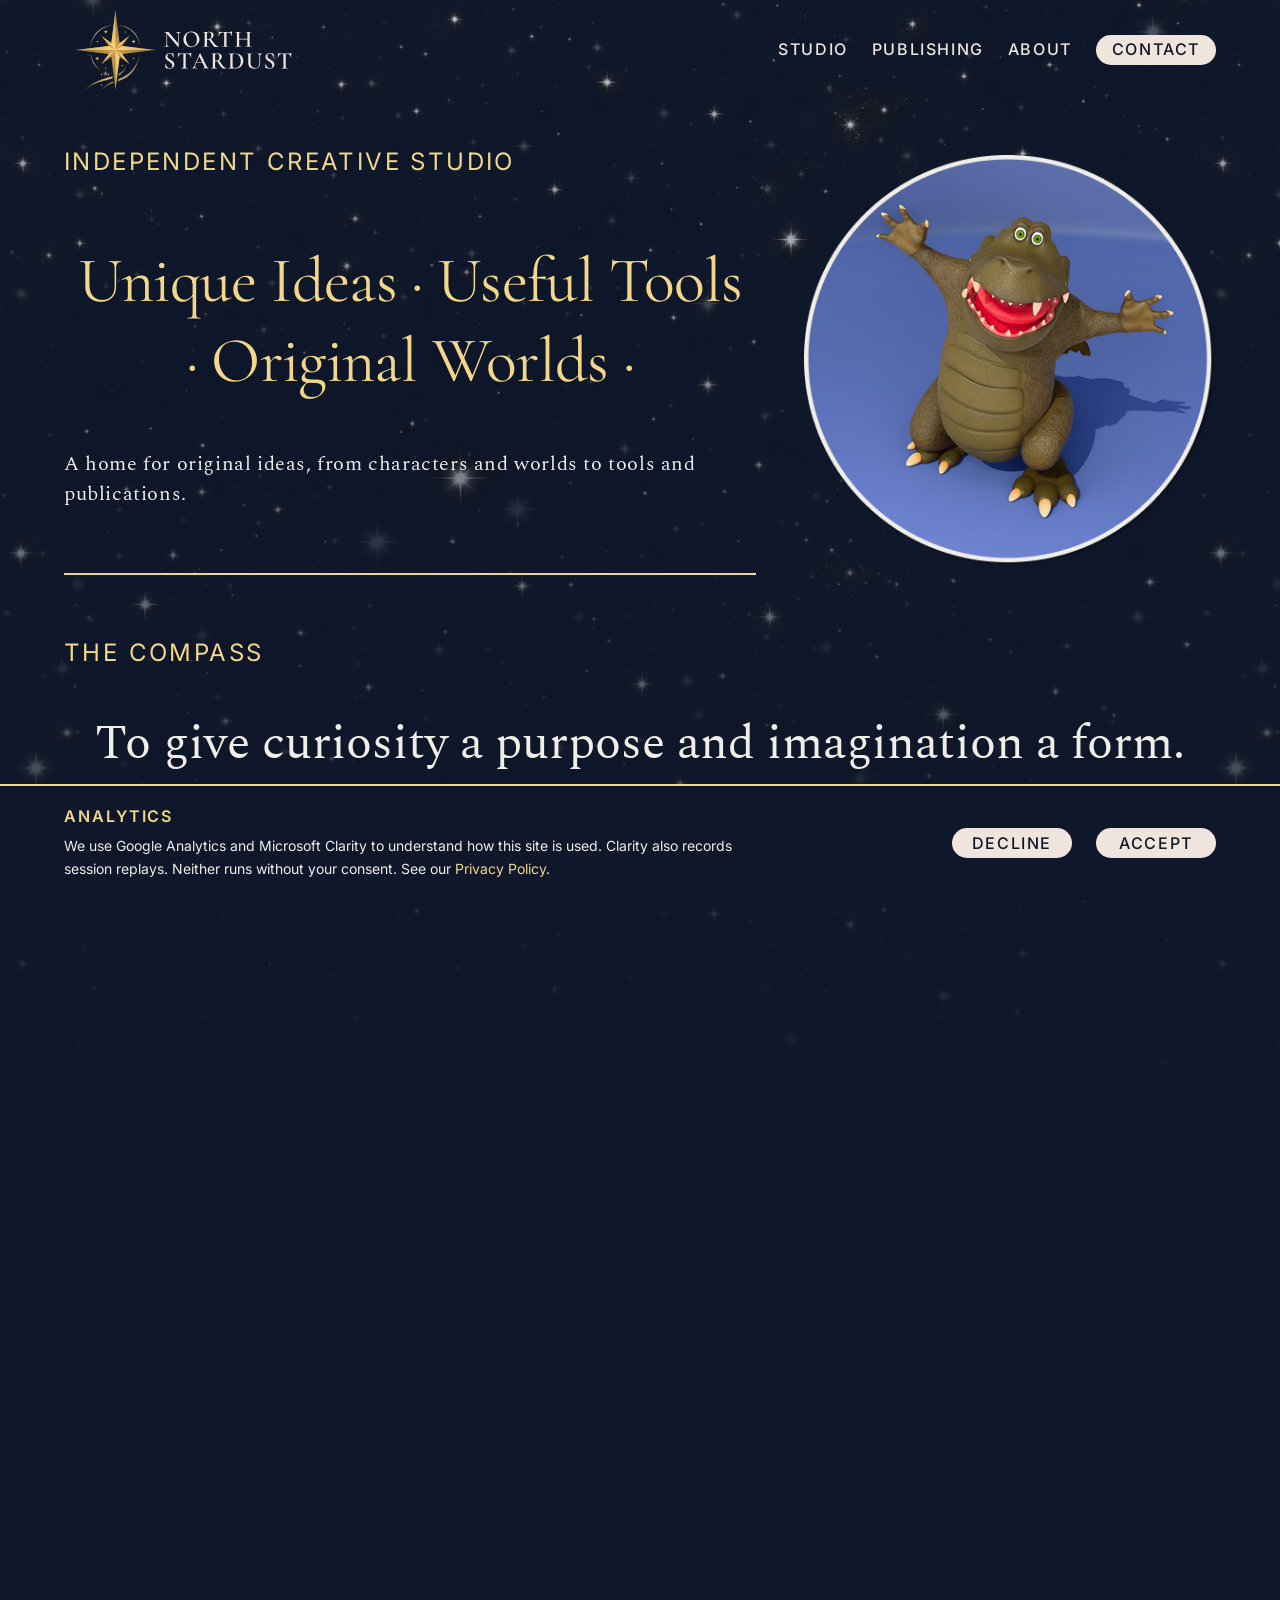
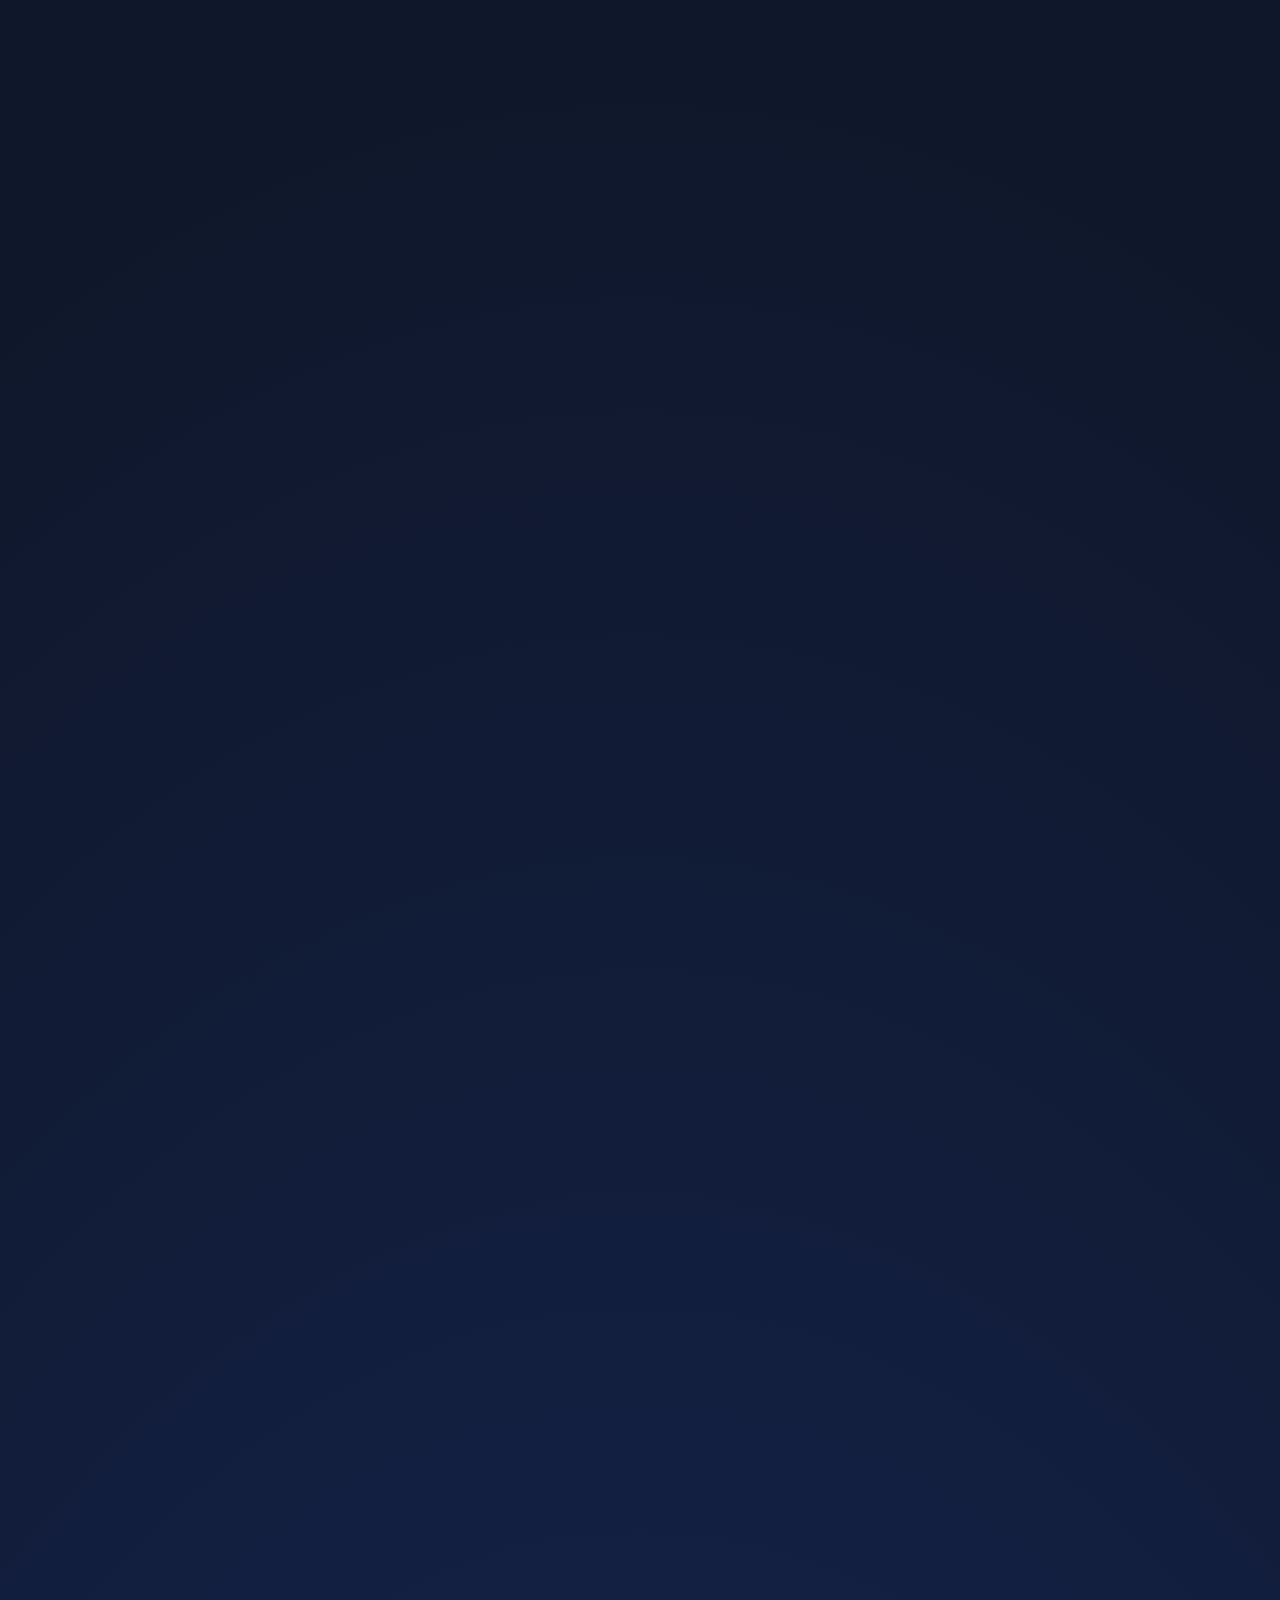
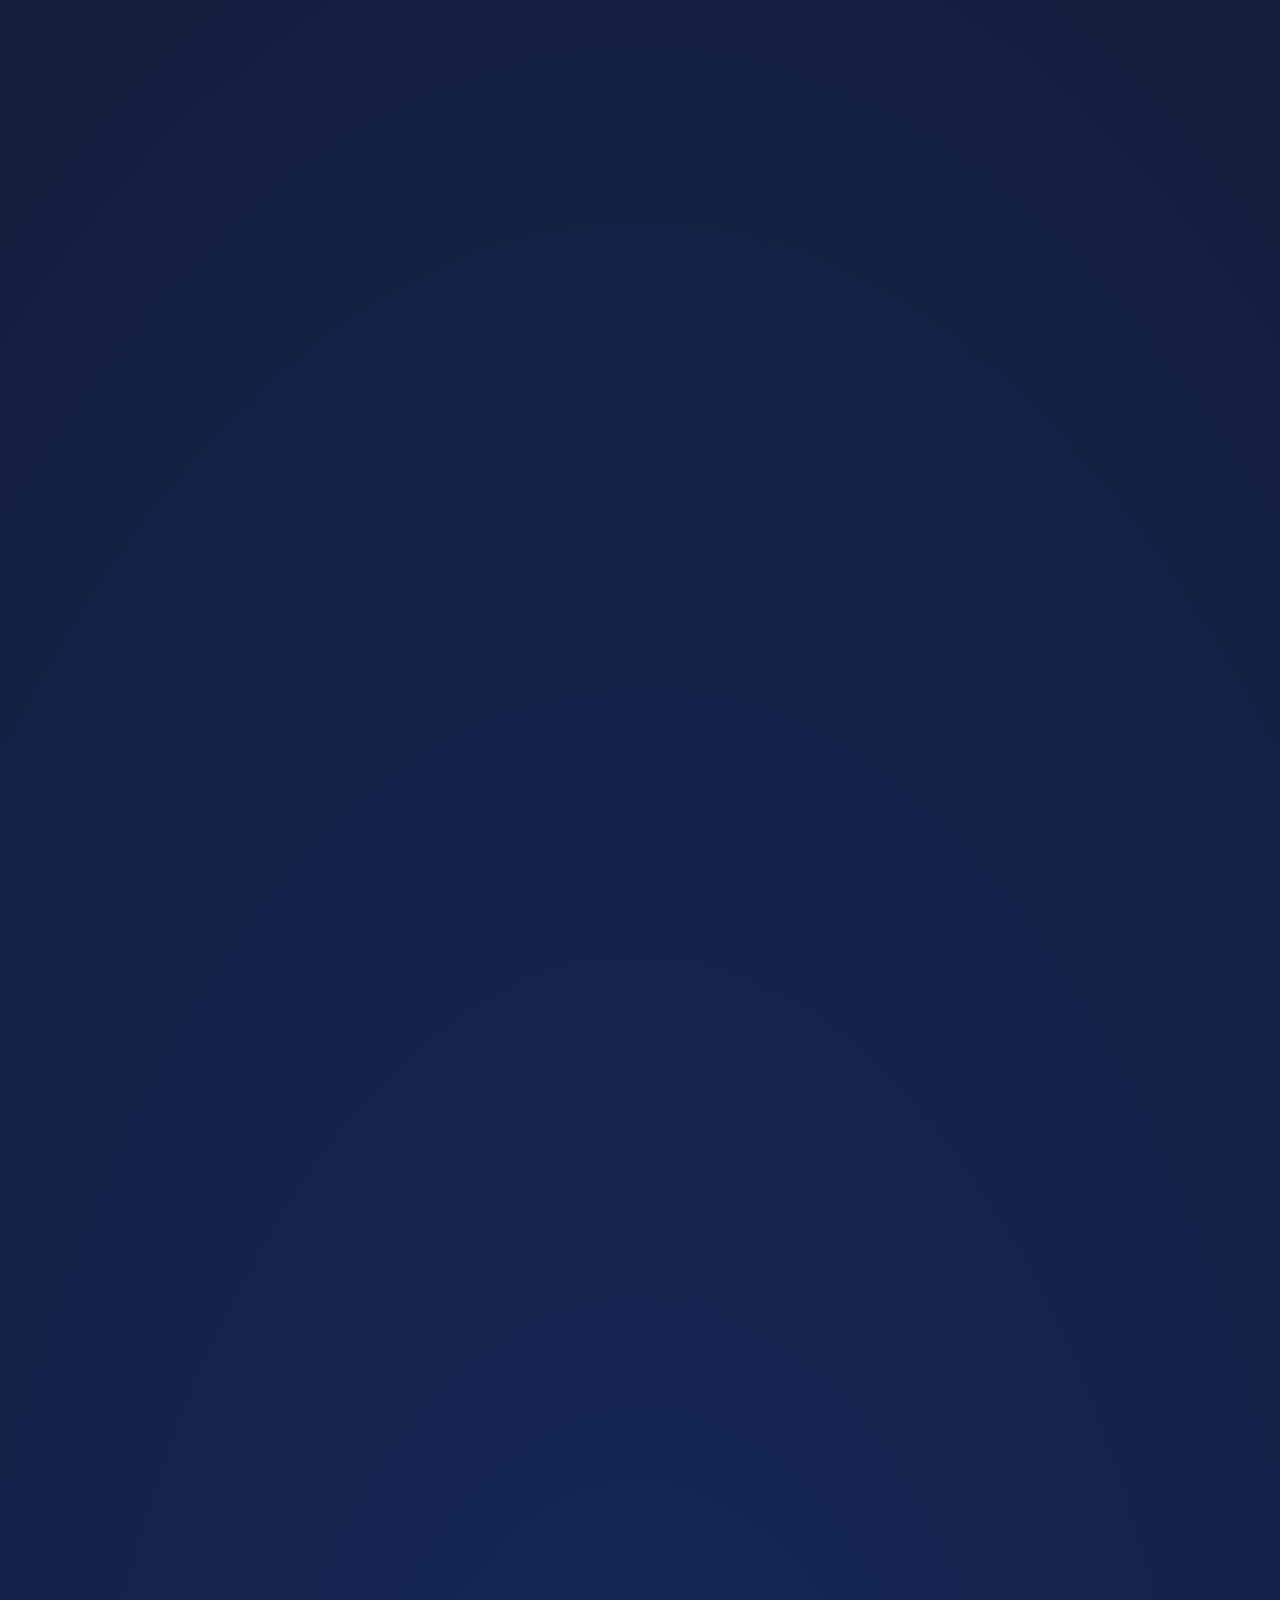
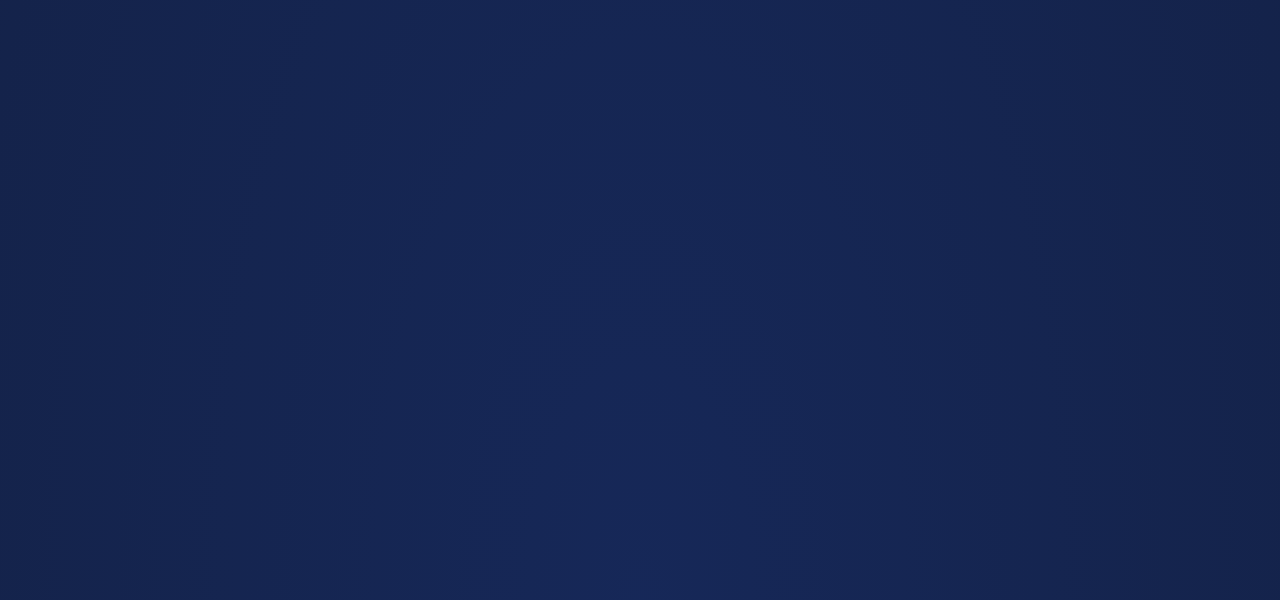
<file: index.html>
<!DOCTYPE html>
<html lang="en-GB" data-landing-step="1">
<!--
  North Stardust — index.html

  One sticky presentation stage plus six scroll anchors ("states").
  Publishing is a separate page and is never part of this state track.

  data-landing-step is seeded to "1" so the first state paints before main.js
  runs, and still renders if JavaScript never runs at all.
-->
<head>
  <meta charset="utf-8">
  <meta name="viewport" content="width=device-width, initial-scale=1">

  <title>North Stardust — Independent Creative Studio</title>
  <meta
    name="description"
    content="North Stardust is an independent creative studio and a home for original ideas, worlds, tools and publications."
  >
  <meta name="theme-color" content="#0F172A">
  <meta name="author" content="Athanasios Zagkliveris">
  <link rel="canonical" href="https://northstardust.studio/">

  <meta property="og:type" content="website">
  <meta property="og:site_name" content="North Stardust">
  <meta property="og:url" content="https://northstardust.studio/">
  <meta property="og:title" content="North Stardust — Independent Creative Studio">
  <meta
    property="og:description"
    content="North Stardust is an independent creative studio and a home for original ideas, worlds, tools and publications."
  >
  <meta property="og:image" content="https://northstardust.studio/assets/img/og-image.jpg">
  <meta name="twitter:card" content="summary_large_image">

  <!--
    The studio and the person behind it, stated once so search engines can tie
    the site, the LinkedIn page and the ArtStation profile to one entity rather
    than guessing.

    Only the profiles this project actually links to are listed. sameAs is a
    claim of identity, and a wrong or dead URL in it is worse than a short list.
    Descriptions are the site's own words, not new copy written for robots.
  -->
  <script type="application/ld+json">
  {
    "@context": "https://schema.org",
    "@graph": [
      {
        "@type": "Organization",
        "@id": "https://northstardust.studio/#organization",
        "name": "North Stardust",
        "url": "https://northstardust.studio/",
        "logo": "https://northstardust.studio/assets/img/logo-double-line.svg",
        "description": "North Stardust is an independent creative studio and a home for original ideas, worlds, tools and publications.",
        "sameAs": [
          "https://www.linkedin.com/company/northstardust"
        ],
        "founder": {
          "@id": "https://northstardust.studio/#athanasios-zagkliveris"
        }
      },
      {
        "@type": "Person",
        "@id": "https://northstardust.studio/#athanasios-zagkliveris",
        "name": "Athanasios Zagkliveris",
        "jobTitle": "Founder & Creative Director",
        "description": "Founder and Creative Director of North Stardust, with a background in engineering, 3D art and digital production.",
        "url": "https://northstardust.studio/#founder",
        "sameAs": [
          "https://www.linkedin.com/in/athanasios-zagkliveris/",
          "https://thanosgaz.artstation.com/"
        ],
        "worksFor": {
          "@id": "https://northstardust.studio/#organization"
        }
      }
    ]
  }
  </script>

  <link rel="icon" href="favicon.ico" sizes="any">
  <link rel="icon" type="image/png" sizes="32x32" href="assets/img/favicon-32.png">
  <link rel="apple-touch-icon" href="assets/img/apple-touch-icon.png">

  <link rel="preload" as="font" type="font/woff2" href="assets/fonts/cormorant-400.woff2" crossorigin>
  <link rel="preload" as="font" type="font/woff2" href="assets/fonts/spectral-400.woff2" crossorigin>
  <link rel="preload" as="font" type="font/woff2" href="assets/fonts/inter-400.woff2" crossorigin>
  <link rel="preload" as="font" type="font/woff2" href="assets/fonts/inter-500.woff2" crossorigin>
  <link rel="preload" as="font" type="font/woff2" href="assets/fonts/inter-600.woff2" crossorigin>

  <link rel="stylesheet" href="styles.css">
  <script>document.documentElement.classList.add("js");</script>

  <!--
    No analytics here. Google Analytics and Microsoft Clarity are not loaded
    by the page at all - main.js injects them, and only after the visitor has
    said yes. Setting a tag here would put them back in front of that choice.

    Their origins stay in the CSP in _headers, because that is where they are
    fetched from once consent is given.
  -->

  <script src="main.js" defer></script>
</head>

<!--
  data-analytics marks this as the one page that measures anything. The consent
  module reads it: the question is only asked where there is something to ask
  about, and a stored yes only loads the tags here. Removing the attribute is
  all it takes to stop this page measuring.
-->
<body data-analytics>
  <a class="skip-link" href="#main-content">Skip to content</a>

  <!-- Shared page background. It scrolls with the document and is never fixed. -->
  <div class="page-bg" aria-hidden="true">
    <div class="page-bg__stars"></div>
    <div class="page-bg__fade"></div>
    <div class="page-bg__glow"></div>
  </div>

  <header class="site-header" data-site-header>

    <!--
      Tablet and Mobile only - see the media query in styles.css.

      Those two layouts are one continuous scrolling page, so the composition
      runs under the transparent Header exactly as the Privacy page did. This
      is the same fix: a live copy of the page background, clipped to the
      Header band and held in register with the real one by main.js, so what
      covers the passing content is the background rather than a colour.

      Desktop and Laptop hide it. There the states are composed inside the
      sticky stage and nothing ever passes beneath the Header.
    -->
    <div class="site-header__bg" aria-hidden="true">
      <div class="page-bg">
        <div class="page-bg__stars"></div>
        <div class="page-bg__fade"></div>
        <div class="page-bg__glow"></div>
      </div>
    </div>

    <div class="site-header__inner">
      <a
        class="site-header__logo"
        href="#hero"
        data-nav-target="hero"
        aria-label="North Stardust — Home"
      >
        <picture>
          <source
            srcset="assets/img/logo-single-line.svg"
            media="(max-width: 767px)"
            width="240"
            height="60"
          >
          <img
            src="assets/img/logo-double-line.svg"
            width="240"
            height="100"
            alt="North Stardust"
            decoding="async"
          >
        </picture>
      </a>

      <nav class="site-header__nav" aria-label="Primary navigation">
        <a href="#studio" data-nav-target="studio">STUDIO</a>
        <a href="/publishing">PUBLISHING</a>
        <a href="#founder" data-nav-target="founder">ABOUT</a>
        <a class="contact-link" href="#contact" data-nav-target="contact">CONTACT</a>
      </nav>

      <button
        class="menu-toggle"
        type="button"
        aria-expanded="false"
        aria-controls="mobile-navigation"
        aria-label="Open navigation"
        data-menu-toggle
      >
        <span aria-hidden="true"></span>
        <span aria-hidden="true"></span>
        <span aria-hidden="true"></span>
      </button>

      <nav
        id="mobile-navigation"
        class="mobile-nav"
        aria-label="Mobile navigation"
        hidden
      >
        <a href="#studio" data-nav-target="studio">STUDIO</a>
        <a href="/publishing">PUBLISHING</a>
        <a href="#founder" data-nav-target="founder">ABOUT</a>
        <a href="#contact" data-nav-target="contact">CONTACT</a>
      </nav>
    </div>
  </header>

  <main id="main-content" class="landing-main" tabindex="-1">
    <div class="landing-experience">

      <!-- The stage stays in place while the six anchors create the scroll states. -->
      <div class="landing-stage" data-stage-fits="true">
        <!--
          The authored canvas. Every state is composed at full size inside it;
          main.js scales this element uniformly to the available height so the
          composition keeps its own proportions instead of being re-flowed.
        -->
        <div class="stage-canvas">

        <!-- HERO -->
        <section id="hero" class="stage-section stage-section--hero">
          <div class="landing-shell hero">
            <div class="hero__grid">
              <div class="hero__text">
                <p class="hero__label" data-content="home.hero.label">
                  INDEPENDENT CREATIVE STUDIO
                </p>

                <div class="hero__content">
                  <h1
                    class="hero__title"
                    data-content="home.hero.message"
                    data-content-format="hero-lines"
                  >
                    Unique Ideas · Useful Tools<br>
                    · Original Worlds ·
                  </h1>

                  <p class="hero__description" data-content="home.hero.description">
                    A home for original ideas, from characters and worlds to tools and publications.
                  </p>
                </div>

                <div class="landing-line landing-line--hero" aria-hidden="true"></div>
              </div>

              <div class="hero__media">
                <picture>
                  <source srcset="assets/img/Hero%20Image.avif" type="image/avif">
                  <img
                    src="assets/img/Hero Image.png"
                    width="412"
                    height="412"
                    alt="3D illustration of North Stardust's dinosaur mascot character"
                    decoding="async"
                    fetchpriority="high"
                  >
                </picture>
              </div>
            </div>
          </div>
        </section>

        <!-- COMPASS -->
        <section
          id="compass"
          class="stage-section stage-section--compass"
          aria-labelledby="compass-title"
        >
          <div class="landing-shell section-intro">
            <p class="section-label" data-content="home.compass.title">THE COMPASS</p>

            <div class="section-intro__text">
              <h2 id="compass-title" class="major-message" data-content="home.compass.message">
                To give curiosity a purpose and imagination a form.
              </h2>
              <p class="body-copy" data-content="home.compass.description">
                The work begins with exploration, then takes shape through intention, structure and care.
              </p>
            </div>
          </div>
        </section>

        <!-- STUDIO -->
        <section
          id="studio"
          class="stage-section stage-section--studio"
          aria-labelledby="studio-title"
        >
          <div class="landing-shell">
            <h2 id="studio-title" class="studio__title">The Studio</h2>

            <div class="studio__pillars">
              <article class="pillar">
                <h3 class="pillar__title" data-content="home.studio.pillars.unique_ideas.title">
                  Unique Ideas
                </h3>
                <p class="pillar__description" data-content="home.studio.pillars.unique_ideas.message">Explore possibilities -
Uncover opportunities.</p>
              </article>

              <article class="pillar">
                <h3 class="pillar__title" data-content="home.studio.pillars.useful_tools.title">
                  Useful Tools
                </h3>
                <p class="pillar__description" data-content="home.studio.pillars.useful_tools.message">
                  Turn knowledge and creativity into practical resources.
                </p>
              </article>

              <article class="pillar">
                <h3 class="pillar__title" data-content="home.studio.pillars.original_worlds.title">
                  Original Worlds
                </h3>
                <p class="pillar__description" data-content="home.studio.pillars.original_worlds.message">
                  Develop characters, stories and worlds with room to grow.
                </p>
              </article>
            </div>

            <div class="studio__divider studio__divider--a" aria-hidden="true">
              <span></span>
              <span></span>
            </div>

            <div class="studio__works">
              <article class="studio-work studio-work--ideas">
                <ul class="ideas-list">
                  <li data-content="home.studio.works.ideas.1">Turn processes into assets</li>
                  <li data-content="home.studio.works.ideas.2">Capture valuable by-products</li>
                  <li data-content="home.studio.works.ideas.3">Extend projects across formats</li>
                  <li data-content="home.studio.works.ideas.4">Develop targeted value strategies</li>
                </ul>
              </article>

              <article class="studio-work studio-work--tool">
                <h3 class="studio-work__title" data-content="home.studio.works.tool.title">
                  Practical Guide to Autodesk Navisworks
                </h3>
                <p data-content="home.studio.works.tool.message">
                  A structured resource covering BIM coordination, clash detection and 4D and 5D workflows.
                </p>
                <img
                  src="assets/img/Cover Page Navisworks Guide.png"
                  width="238"
                  height="337"
                  alt="Cover page of the Practical Guide to Autodesk Navisworks"
                  loading="lazy"
                  decoding="async"
                >
              </article>

              <article class="studio-work studio-work--ip">
                <p data-content="home.studio.works.ip.message">
                  A new IP is emerging around Crocky Ka Rio, built around a unique universe of heroes, rich backstories and an inclusive world.
                </p>
                <picture>
                  <source srcset="assets/img/Original%20Worlds.avif" type="image/avif">
                  <img
                    src="assets/img/Original Worlds.png"
                    width="352"
                    height="352"
                    alt="Original Worlds artwork"
                    loading="lazy"
                    decoding="async"
                  >
                </picture>
              </article>
            </div>

            <div class="studio__divider studio__divider--b" aria-hidden="true">
              <span></span>
              <span></span>
            </div>
          </div>
        </section>

        <!-- HORIZON -->
        <section
          id="horizon"
          class="stage-section stage-section--horizon"
          aria-labelledby="horizon-title"
        >
          <div class="landing-shell section-intro">
            <p class="section-label" data-content="home.horizon.title">THE HORIZON</p>

            <div class="section-intro__text">
              <h2 id="horizon-title" class="major-message" data-content="home.horizon.message">
                To grow a sustainable studio, around original concepts and inspiring work.
              </h2>
              <p class="body-copy" data-content="home.horizon.description">
                Building a practice that can evolve across creative disciplines, take different forms and create lasting value over time.
              </p>
            </div>
          </div>
        </section>

        <!-- FOUNDER -->
        <section
          id="founder"
          class="stage-section stage-section--founder"
          aria-labelledby="founder-title"
        >
          <div class="landing-shell founder">
            <div class="founder__media">
              <picture>
                <source srcset="assets/img/founder-rounded.avif" type="image/avif">
                <img
                  class="founder__portrait"
                  src="assets/img/founder-rounded.png"
                  width="332"
                  height="456"
                  alt="Portrait of Athanasios Zagkliveris"
                  loading="lazy"
                  decoding="async"
                >
              </picture>

              <ul class="founder__links founder__links--aside">
                <li><a href="https://www.linkedin.com/in/athanasios-zagkliveris/" target="_blank" rel="noopener noreferrer">LINKEDIN</a></li>
                <li><a href="https://thanosgaz.artstation.com/" target="_blank" rel="noopener noreferrer">ARTSTATION</a></li>
              </ul>
            </div>

            <div class="founder__bio">
              <div class="founder__id">
                <h2 id="founder-title" class="founder__name">Athanasios Zagkliveris</h2>
                <p class="founder__role">FOUNDER &amp; CREATIVE DIRECTOR</p>
              </div>

              <div class="founder__text">
                <p data-content="home.about.text01">
                  I come from a background in engineering, 3D art and digital production, and my work has taken me across different creative disciplines and environments. This experience has shaped how I approach ideas, combining technical thinking, visual exploration and practical problem-solving.
                </p>
                <p data-content="home.about.text02">
                  I am building North Stardust as an independent creative studio focused on exploring ideas, giving them structure, direction and room to grow. Ideas can evolve in different ways, taking form as creative works, experiences, tools, stories or something entirely new.
                </p>
                <p data-content="home.about.text03">
                  Looking ahead, I aim to build a sustainable studio that can grow beyond a single medium, develop original work, reach new audiences and create lasting value over time.
                </p>
              </div>

              <p class="founder__mobile-text" data-content="home.about.mobile" data-content-index="1">
                North Stardust is a new studio in development and serves as my creative lab. It is a space where I explore ideas, give them structure and direction, and allow them room to grow.
              </p>
              <p class="founder__mobile-text" data-content="home.about.mobile" data-content-index="2">
                My aim is to develop original work, reach new audiences, and create lasting value over time.
              </p>

              <ul class="founder__links founder__links--inline">
                <li><a href="https://www.linkedin.com/in/athanasios-zagkliveris/" target="_blank" rel="noopener noreferrer">LINKEDIN</a></li>
                <li><a href="https://thanosgaz.artstation.com/" target="_blank" rel="noopener noreferrer">ARTSTATION</a></li>
              </ul>
            </div>
          </div>
        </section>

        <!-- CONTACT -->
        <section
          id="contact"
          class="stage-section stage-section--contact"
          aria-labelledby="contact-title"
        >
          <div class="landing-shell contact-columns">
            <div class="connect-card">
              <h2 id="contact-title" data-content="home.contact.title">Let&rsquo;s Connect</h2>
              <p data-content="home.contact.message" data-content-index="1">
                If you have a project, a question, a collaboration in mind, or simply an idea worth exploring, I&rsquo;d like to hear about it.
              </p>
              <p data-content="home.contact.message" data-content-index="2">
                You never know where a small spark might lead.
              </p>
            </div>

            <form class="contact-form" id="contact-form" action="/api/contact" method="post" novalidate>
              <div class="honeypot" aria-hidden="true">
                <label for="company">Leave this field empty</label>
                <input type="text" id="company" name="company" tabindex="-1" autocomplete="off">
              </div>

              <div class="form-row">
                <div class="field" data-field="firstName">
                  <label class="visually-hidden" for="first-name">First name</label>
                  <input type="text" id="first-name" name="firstName" placeholder="FIRST NAME" autocomplete="given-name" required>
                </div>

                <div class="field" data-field="lastName">
                  <label class="visually-hidden" for="last-name">Last name</label>
                  <input type="text" id="last-name" name="lastName" placeholder="LAST NAME" autocomplete="family-name" required>
                </div>
              </div>

              <div class="field" data-field="email">
                <label class="visually-hidden" for="email">Email</label>
                <input type="email" id="email" name="email" placeholder="EMAIL" autocomplete="email" required>
              </div>

              <div class="field" data-field="message">
                <label class="visually-hidden" for="message">Message</label>
                <!--
                  maxlength is the no-JS floor. main.js drops it on boot and
                  enforces the limit itself, so that at 500 the next keystroke
                  replaces the last character instead of being refused.
                -->
                <textarea id="message" name="message" placeholder="MESSAGE" maxlength="500" aria-describedby="message-count" required></textarea>
              </div>

              <!--
                One slot, one message. The countdown sits here by default; a
                validation error or a send status takes its place, and only
                ever one of the two is seen. They are separate elements
                because only the status should be announced - a live region
                that also carried the countdown would speak every keystroke.

                The status is never hidden and never removed. A live region has
                to be sitting in the accessibility tree, empty, before its text
                arrives: several screen readers say nothing at all when a region
                appears and fills in the same moment. Empty it costs no height -
                p carries no margin here - so hiding the countdown is enough to
                give it the row.
              -->
              <div class="contact-form__foot">
                <div class="contact-form__note">
                  <p class="contact-form__count" id="message-count" data-message-count>500 characters left</p>
                  <p class="contact-form__status" id="form-note" role="status" aria-live="polite"></p>
                </div>
                <button class="btn contact-form__submit" type="submit" aria-describedby="form-privacy-note">SUBMIT</button>
              </div>

              <!--
                Acknowledgement, not consent. There is no checkbox and nothing
                to tick: the form is sent on legitimate interests, and a
                consent box here would misdescribe the basis it actually runs
                on. This is the Article 13 notice, given at the point of
                collection, one click from the full policy.
              -->
              <p class="contact-form__privacy" id="form-privacy-note">
                By submitting this form, you acknowledge our
                <a href="/privacy">Privacy Policy</a>.
              </p>
            </form>
          </div>
        </section>

        <!-- State 06 footer. It is part of the final visual composition only. -->
        <footer class="stage-footer" role="contentinfo" aria-label="Site footer">
          <div class="site-footer__inner">
            <div class="site-footer__logo" aria-hidden="true">
              <img
                src="assets/img/logo-single-line.svg"
                width="240"
                height="60"
                alt=""
                loading="lazy"
                decoding="async"
              >
            </div>

            <a
              class="site-footer__linkedin"
              href="https://www.linkedin.com/company/northstardust"
              target="_blank"
              rel="noopener noreferrer"
            >
              LINKEDIN
            </a>

            <a class="site-footer__privacy" href="/privacy">Privacy Policy</a>

            <p class="site-footer__legal" data-content="footer.copyright">© 2026 North Stardust Studio</p>
          </div>
        </footer>

        <!--
          Decorative separators. Each state places these between two blocks
          using flex order; no state needs more than two.
        -->
        <div class="stage-line stage-line--a" aria-hidden="true"></div>
        <div class="stage-line stage-line--b" aria-hidden="true"></div>

        </div>
      </div>

      <!-- Exactly six snap targets. -->
      <div class="state-track" aria-hidden="true">
        <div class="state-anchor" data-step="1"></div>
        <div class="state-anchor" data-step="2"></div>
        <div class="state-anchor" data-step="3"></div>
        <div class="state-anchor" data-step="4"></div>
        <div class="state-anchor" data-step="5"></div>
        <div class="state-anchor" data-step="6"></div>
      </div>

    </div>
  </main>
</body>
</html>
</file>
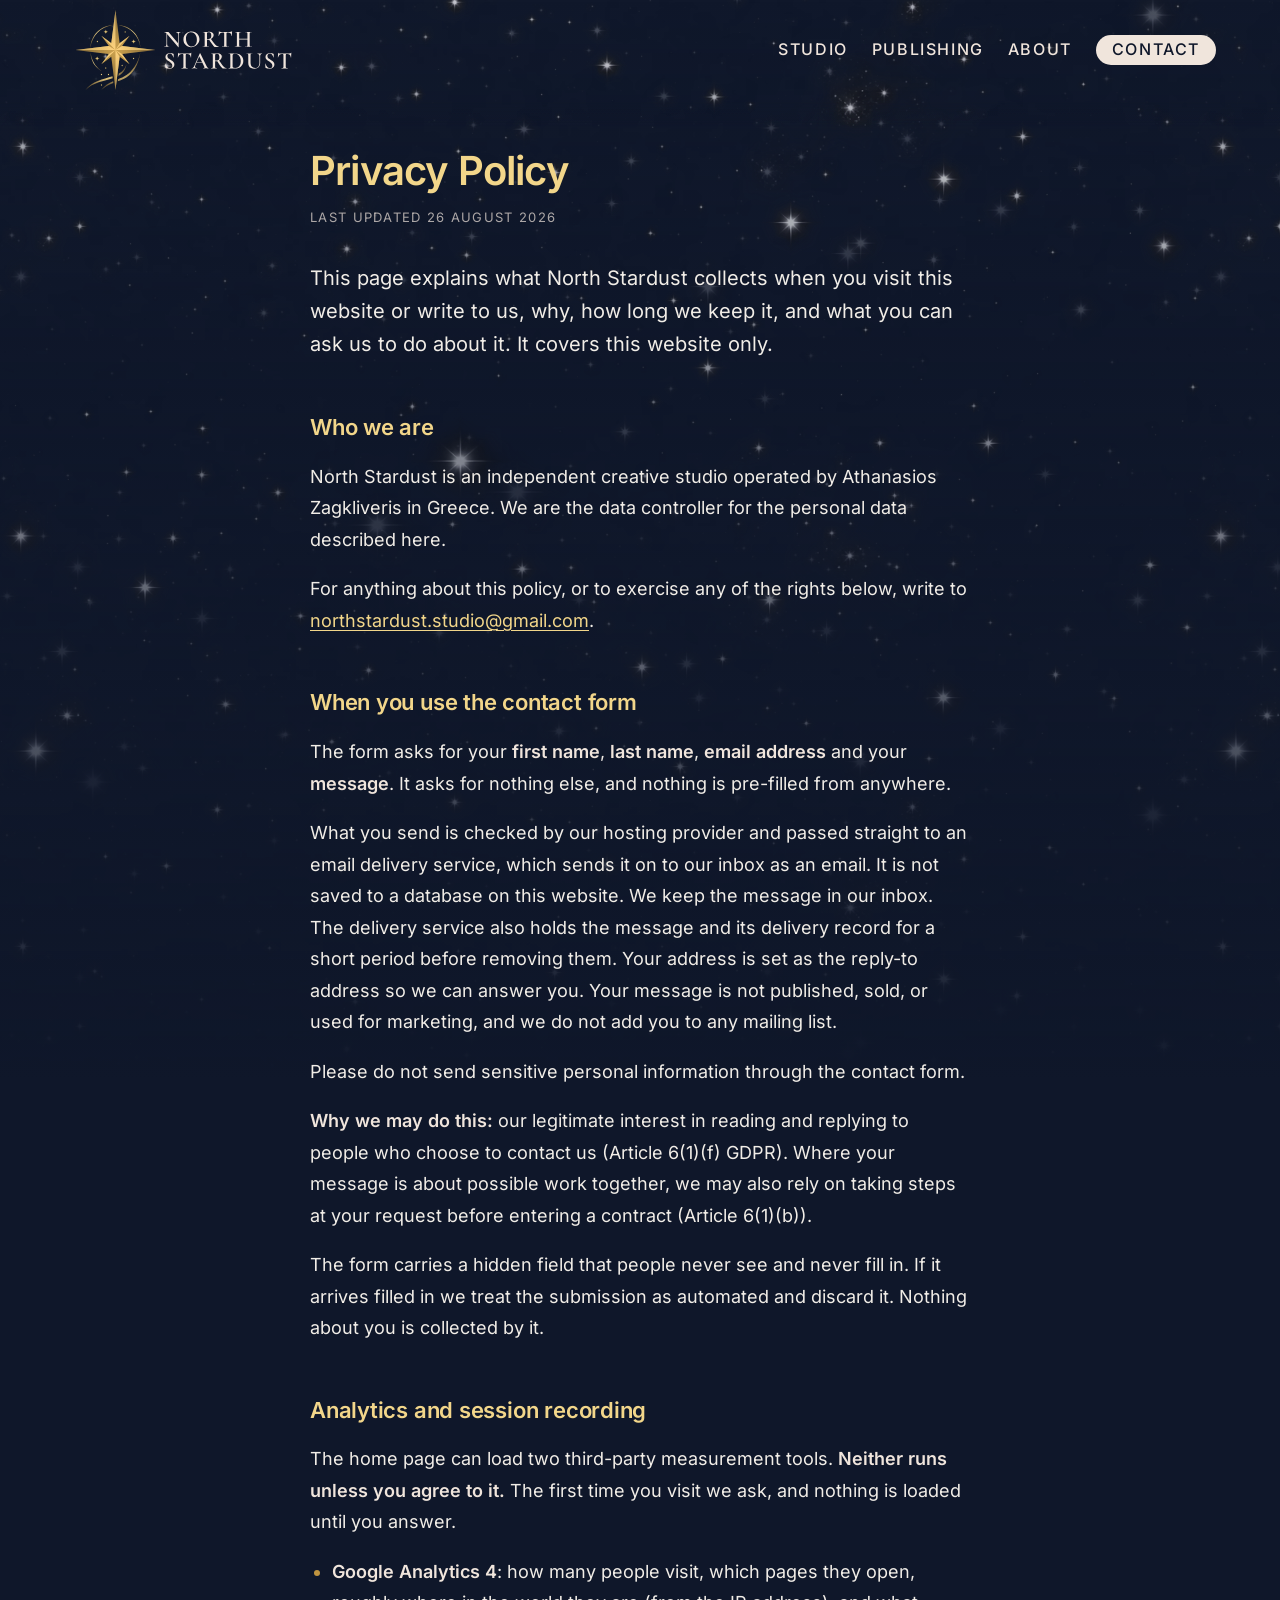
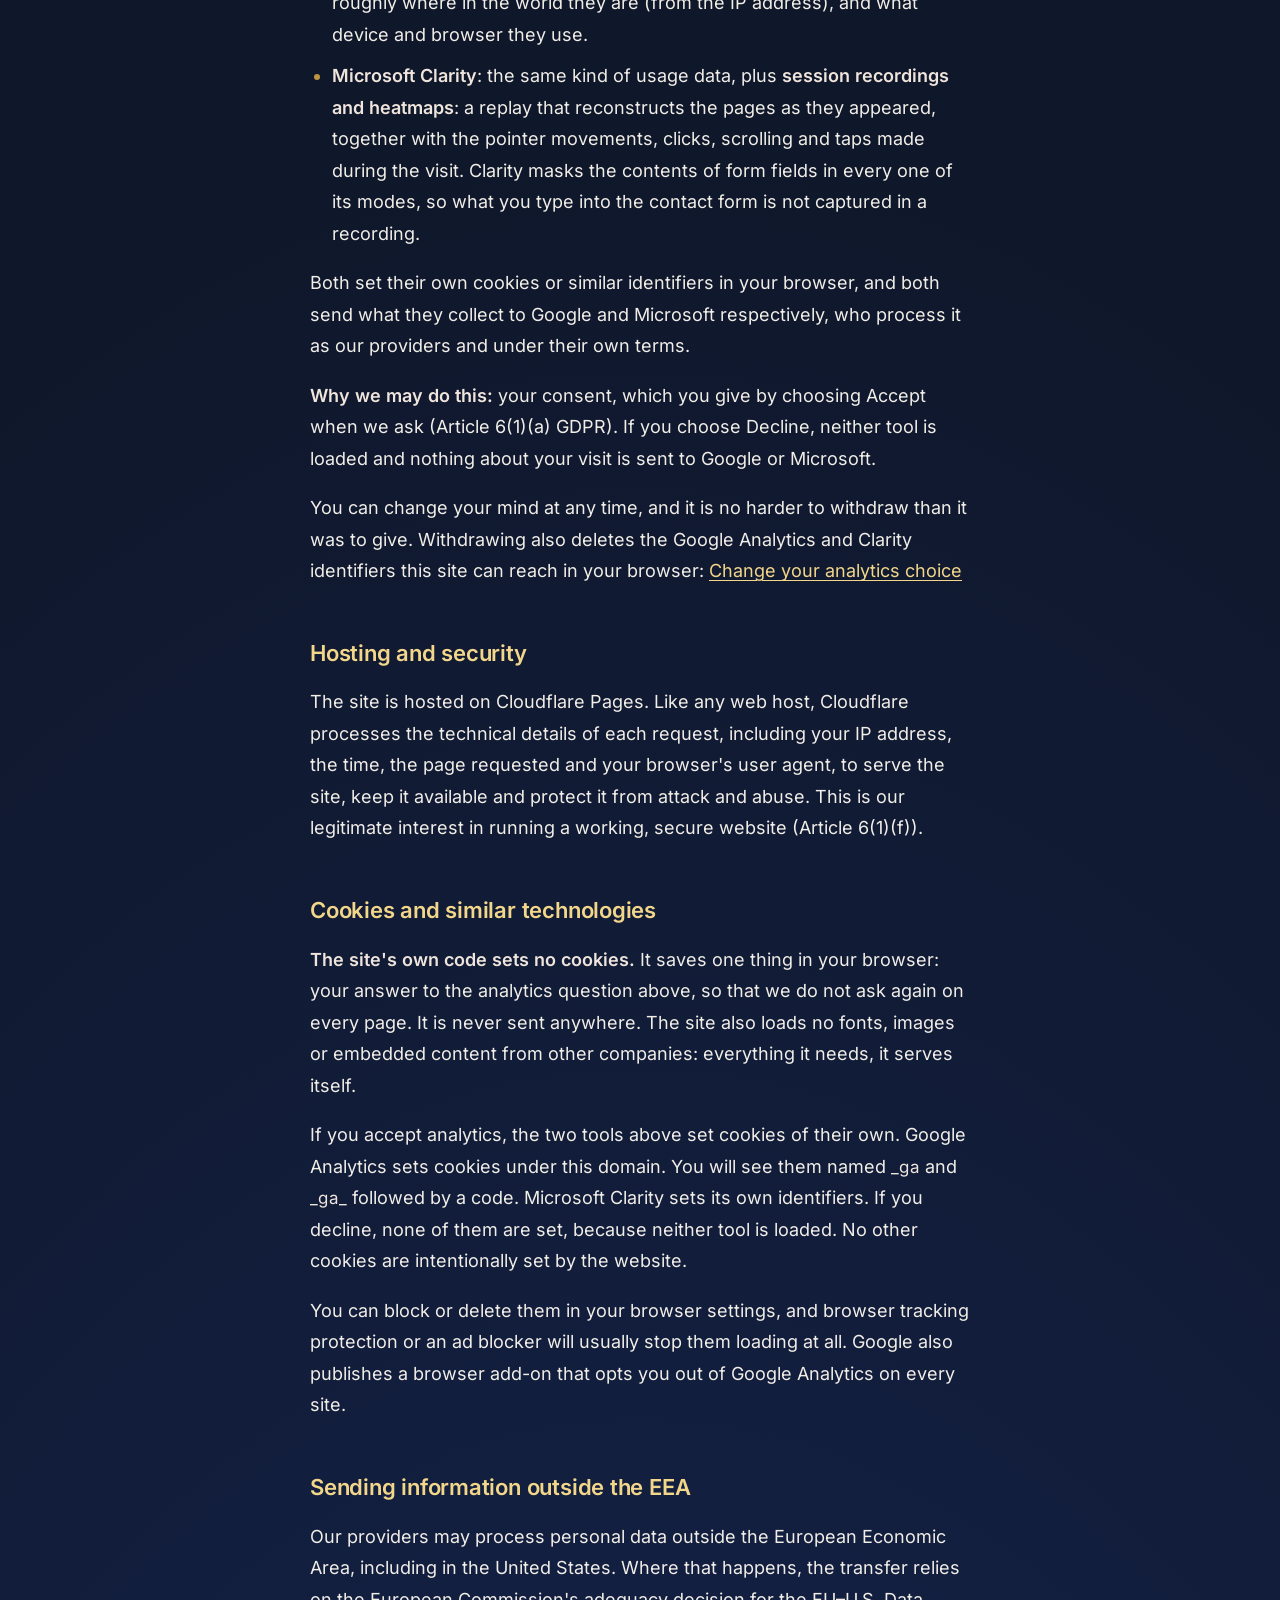
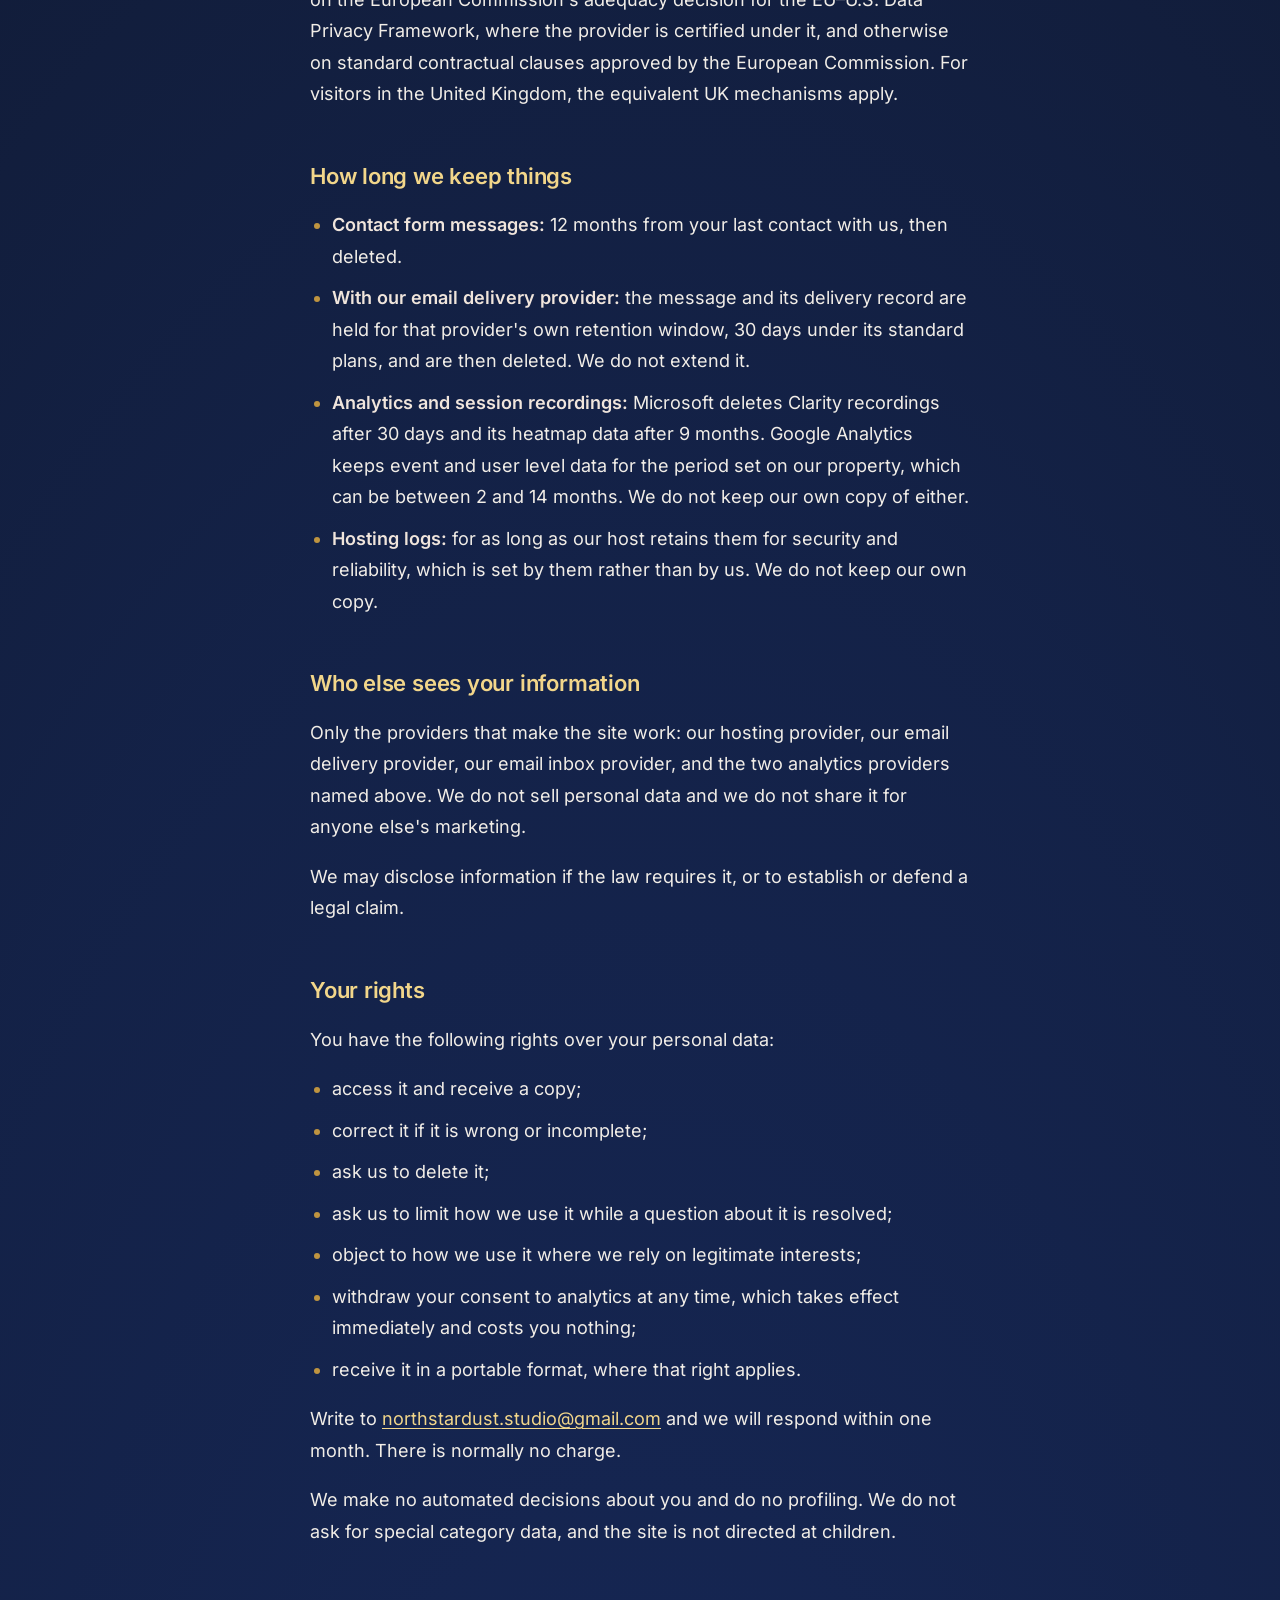
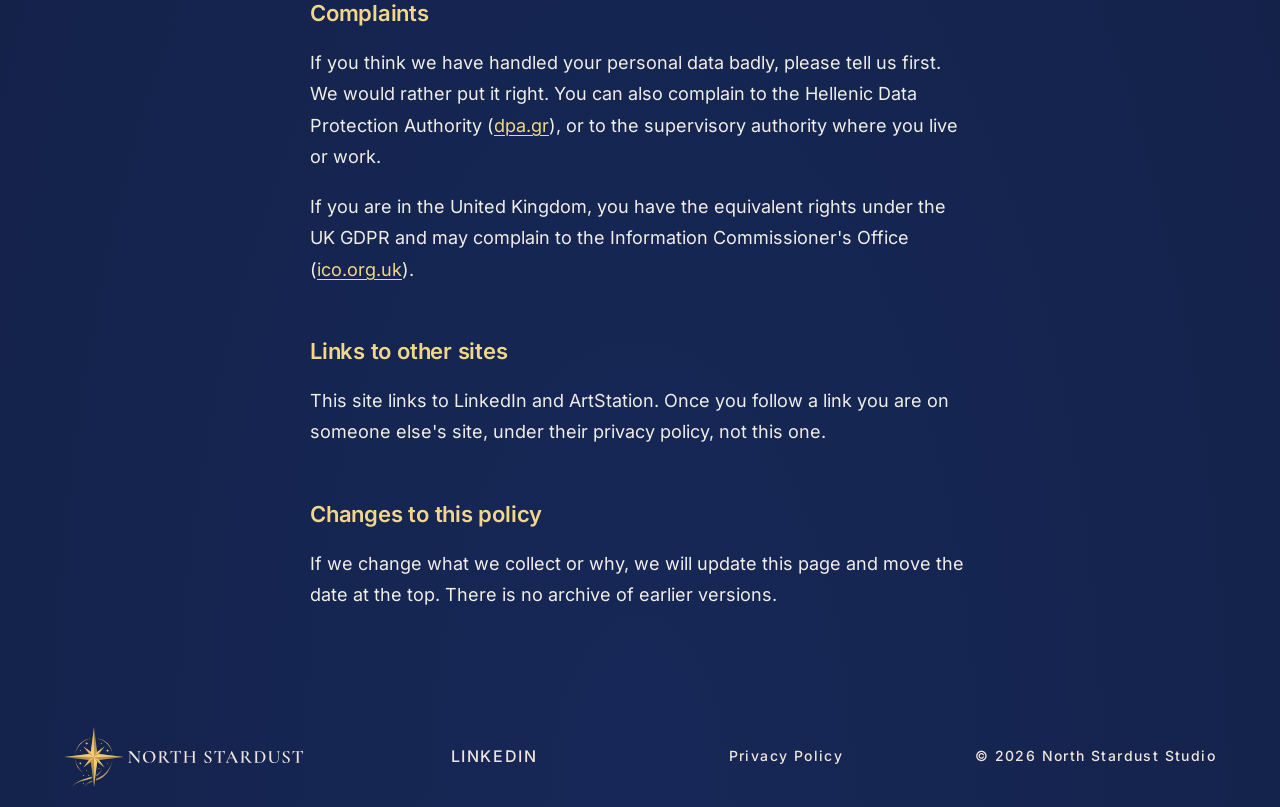
<file: privacy.html>
<!DOCTYPE html>
<html lang="en-GB">
<!--
  North Stardust — privacy.html

  A separate page on the publishing.html pattern: same background system,
  Header and Footer treatment, with a long-form reading column instead of a
  centred title. It is NOT a Home state.

  No analytics on this page. A privacy notice should not be one of the things
  that has to describe itself.
-->
<head>
  <meta charset="utf-8">
  <meta name="viewport" content="width=device-width, initial-scale=1">

  <title>North Stardust — Privacy Policy</title>
  <meta name="description" content="What North Stardust collects, why, how long it is kept, and the rights you have over it.">
  <link rel="canonical" href="https://northstardust.studio/privacy">
  <meta name="theme-color" content="#0F172A">
  <meta name="author" content="Athanasios Zagkliveris">

  <meta property="og:type" content="website">
  <meta property="og:site_name" content="North Stardust">
  <meta property="og:url" content="https://northstardust.studio/privacy">
  <meta property="og:title" content="North Stardust — Privacy Policy">
  <meta property="og:description" content="What North Stardust collects, why, how long it is kept, and the rights you have over it.">
  <meta property="og:image" content="https://northstardust.studio/assets/img/og-image.jpg">
  <meta name="twitter:card" content="summary_large_image">

  <link rel="icon" href="favicon.ico" sizes="any">
  <link rel="icon" type="image/png" sizes="32x32" href="assets/img/favicon-32.png">
  <link rel="apple-touch-icon" href="assets/img/apple-touch-icon.png">

  <!--
    Only the faces this page actually renders. The policy itself is set in
    Inter throughout, so Cormorant - the display face everywhere else - is
    never called for here. Preloading is a hint, not a dependency: a face left
    out still loads if something later asks for it.
  -->
  <link rel="preload" as="font" type="font/woff2" href="assets/fonts/spectral-400.woff2" crossorigin>
  <link rel="preload" as="font" type="font/woff2" href="assets/fonts/inter-400.woff2" crossorigin>
  <link rel="preload" as="font" type="font/woff2" href="assets/fonts/inter-500.woff2" crossorigin>
  <link rel="preload" as="font" type="font/woff2" href="assets/fonts/inter-600.woff2" crossorigin>

  <link rel="stylesheet" href="styles.css">
  <script>document.documentElement.classList.add("js");</script>
  <script src="main.js" defer></script>
</head>

<body class="publishing-body legal-body">
  <a class="skip-link" href="#main-content">Skip to content</a>

  <div class="page-bg" aria-hidden="true">
    <div class="page-bg__stars"></div>
    <div class="page-bg__fade"></div>
    <div class="page-bg__glow"></div>
  </div>

  <header class="site-header" data-site-header>

    <!--
      A live copy of the page background, clipped to the Header band and shifted
      up by exactly the amount the real one has scrolled. Because it is the same
      markup on the same animation timeline, it shows precisely what sits behind
      the Header at any scroll position - stars at the top, the glow near the
      bottom - so the band reads as background rather than as a slab laid on it.
      main.js keeps the offset in step.
    -->
    <div class="site-header__bg" aria-hidden="true">
      <div class="page-bg">
        <div class="page-bg__stars"></div>
        <div class="page-bg__fade"></div>
        <div class="page-bg__glow"></div>
      </div>
    </div>

    <div class="site-header__inner">
      <a
        class="site-header__logo"
        href="/#hero"
        aria-label="North Stardust — Home"
      >
        <picture>
          <source
            srcset="assets/img/logo-single-line.svg"
            media="(max-width: 767px)"
            width="240"
            height="60"
          >
          <img
            src="assets/img/logo-double-line.svg"
            width="240"
            height="100"
            alt="North Stardust"
            decoding="async"
          >
        </picture>
      </a>

      <nav class="site-header__nav" aria-label="Primary navigation">
        <a href="/#studio">STUDIO</a>
        <a href="/publishing">PUBLISHING</a>
        <a href="/#founder">ABOUT</a>
        <a class="contact-link" href="/#contact">CONTACT</a>
      </nav>

      <button
        class="menu-toggle"
        type="button"
        aria-expanded="false"
        aria-controls="mobile-navigation"
        aria-label="Open navigation"
        data-menu-toggle
      >
        <span aria-hidden="true"></span>
        <span aria-hidden="true"></span>
        <span aria-hidden="true"></span>
      </button>

      <nav
        id="mobile-navigation"
        class="mobile-nav"
        aria-label="Mobile navigation"
        hidden
      >
        <a href="/#studio">STUDIO</a>
        <a href="/publishing">PUBLISHING</a>
        <a href="/#founder">ABOUT</a>
        <a href="/#contact">CONTACT</a>
      </nav>
    </div>
  </header>

  <main id="main-content" class="legal-page" tabindex="-1">
    <article class="legal">
      <h1 class="legal__title">Privacy Policy</h1>
      <p class="legal__stamp">Last updated 26 August 2026</p>

      <p class="legal__lede">
        This page explains what North Stardust collects when you visit this
        website or write to us, why, how long we keep it, and what you can ask
        us to do about it. It covers this website only.
      </p>

      <h2>Who we are</h2>
      <p>
        North Stardust is an independent creative studio operated by
        Athanasios Zagkliveris in Greece. We are the data controller for the
        personal data described here.
      </p>
      <p>
        For anything about this policy, or to exercise any of the rights below,
        write to
        <a href="mailto:northstardust.studio@gmail.com">northstardust.studio@gmail.com</a>.
      </p>

      <h2>When you use the contact form</h2>
      <p>
        The form asks for your <strong>first name</strong>, <strong>last
        name</strong>, <strong>email address</strong> and your
        <strong>message</strong>. It asks for nothing else, and nothing is
        pre-filled from anywhere.
      </p>
      <p>
        What you send is checked by our hosting provider and passed straight to
        an email delivery service, which sends it on to our inbox as an email.
        It is not saved to a database on this website. We keep the message in
        our inbox. The delivery service also holds the message and its delivery
        record for a short period before removing them.
        Your address is set as the reply-to address so we can answer you. Your
        message is not published, sold, or used for marketing, and we do not
        add you to any mailing list.
      </p>
      <p>
        Please do not send sensitive personal information through the contact
        form.
      </p>
      <p>
        <strong>Why we may do this:</strong> our legitimate interest in reading
        and replying to people who choose to contact us
        (Article 6(1)(f) GDPR). Where your message is about possible work
        together, we may also rely on taking steps at your request before
        entering a contract (Article 6(1)(b)).
      </p>
      <p>
        The form carries a hidden field that people never see and never fill
        in. If it arrives filled in we treat the submission as automated and
        discard it. Nothing about you is collected by it.
      </p>

      <h2>Analytics and session recording</h2>
      <p>
        The home page can load two third-party measurement tools.
        <strong>Neither runs unless you agree to it.</strong> The first time you
        visit we ask, and nothing is loaded until you answer.
      </p>
      <ul>
        <li>
          <strong>Google Analytics 4</strong>: how many people visit, which
          pages they open, roughly where in the world they are (from the IP
          address), and what device and browser they use.
        </li>
        <li>
          <strong>Microsoft Clarity</strong>: the same kind of usage data,
          plus <strong>session recordings and heatmaps</strong>: a replay that
          reconstructs the pages as they appeared, together with the pointer
          movements, clicks, scrolling and taps made during the visit. Clarity
          masks the contents of form fields in every one of its modes, so what
          you type into the contact form is not captured in a recording.
        </li>
      </ul>
      <p>
        Both set their own cookies or similar identifiers in your browser, and
        both send what they collect to Google and Microsoft respectively, who
        process it as our providers and under their own terms.
      </p>
      <p>
        <strong>Why we may do this:</strong> your consent, which you give by
        choosing Accept when we ask (Article 6(1)(a) GDPR). If you choose
        Decline, neither tool is loaded and nothing about your visit is sent to
        Google or Microsoft.
      </p>
      <p>
        You can change your mind at any time, and it is no harder to withdraw
        than it was to give. Withdrawing also deletes the Google Analytics and
        Clarity identifiers this site can reach in your browser:
        <button type="button" class="legal__choice" data-consent-reopen>
          Change your analytics choice
        </button>
      </p>

      <h2>Hosting and security</h2>
      <p>
        The site is hosted on Cloudflare Pages. Like any web host, Cloudflare
        processes the technical details of each request, including your IP
        address, the time, the page requested and your browser's user agent,
        to serve the site, keep it available and protect it from attack and
        abuse. This is our legitimate interest in running a working, secure
        website (Article 6(1)(f)).
      </p>

      <h2>Cookies and similar technologies</h2>
      <p>
        <strong>The site's own code sets no cookies.</strong> It saves one
        thing in your browser: your answer to the analytics question above,
        so that we do not ask again on every page. It is never sent anywhere.
        The site also loads no fonts, images or embedded content from other
        companies: everything it needs, it serves itself.
      </p>
      <p>
        If you accept analytics, the two tools above set cookies of their own.
        Google Analytics sets cookies under this domain. You will see them
        named <code>_ga</code> and <code>_ga_</code> followed by a code.
        Microsoft Clarity sets its own identifiers. If you decline, none of them
        are set, because neither tool is loaded. No other cookies are
        intentionally set by the website.
      </p>
      <p>
        You can block or delete them in your browser settings, and browser
        tracking protection or an ad blocker will usually stop them loading at
        all. Google also publishes a browser add-on that opts you out of Google
        Analytics on every site.
      </p>

      <h2>Sending information outside the EEA</h2>
      <p>
        Our providers may process personal data outside the European Economic
        Area, including in the United States. Where that happens, the transfer
        relies on the European Commission's adequacy decision for the EU–U.S.
        Data Privacy Framework, where the provider is certified under it, and
        otherwise on standard contractual clauses approved by the European
        Commission. For visitors in the United Kingdom, the equivalent UK
        mechanisms apply.
      </p>

      <h2>How long we keep things</h2>
      <ul>
        <li>
          <strong>Contact form messages:</strong> 12 months from your last
          contact with us, then deleted.
        </li>
        <li>
          <strong>With our email delivery provider:</strong> the message and its
          delivery record are held for that provider's own retention window,
          30 days under its standard plans, and are then deleted. We do not
          extend it.
        </li>
        <li>
          <strong>Analytics and session recordings:</strong> Microsoft deletes
          Clarity recordings after 30 days and its heatmap data after 9 months.
          Google Analytics keeps event and user level data for the period set on
          our property, which can be between 2 and 14 months. We do not keep our
          own copy of either.
        </li>
        <li>
          <strong>Hosting logs:</strong> for as long as our host retains them
          for security and reliability, which is set by them rather than by us.
          We do not keep our own copy.
        </li>
      </ul>

      <h2>Who else sees your information</h2>
      <p>
        Only the providers that make the site work: our hosting provider, our
        email delivery provider, our email inbox provider, and the two
        analytics providers named above. We do not sell personal data and we do
        not share it for anyone else's marketing.
      </p>
      <p>
        We may disclose information if the law requires it, or to establish or
        defend a legal claim.
      </p>

      <h2>Your rights</h2>
      <p>
        You have the following rights over your personal data:
      </p>
      <ul>
        <li>access it and receive a copy;</li>
        <li>correct it if it is wrong or incomplete;</li>
        <li>ask us to delete it;</li>
        <li>ask us to limit how we use it while a question about it is resolved;</li>
        <li>
          object to how we use it where we rely on legitimate interests;
        </li>
        <li>
          withdraw your consent to analytics at any time, which takes effect
          immediately and costs you nothing;
        </li>
        <li>
          receive it in a portable format, where that right applies.
        </li>
      </ul>
      <p>
        Write to
        <a href="mailto:northstardust.studio@gmail.com">northstardust.studio@gmail.com</a>
        and we will respond within one month. There is normally no charge.
      </p>
      <p>
        We make no automated decisions about you and do no profiling. We do not
        ask for special category data, and the site is not directed at
        children.
      </p>

      <h2>Complaints</h2>
      <p>
        If you think we have handled your personal data badly, please tell us
        first. We would rather put it right. You can also complain to the
        Hellenic Data Protection Authority
        (<a href="https://www.dpa.gr/en" target="_blank" rel="noopener noreferrer">dpa.gr</a>),
        or to the supervisory authority where you live or work.
      </p>
      <p>
        If you are in the United Kingdom, you have the equivalent rights under
        the UK GDPR and may complain to the Information Commissioner's Office
        (<a href="https://ico.org.uk" target="_blank" rel="noopener noreferrer">ico.org.uk</a>).
      </p>

      <h2>Links to other sites</h2>
      <p>
        This site links to LinkedIn and ArtStation. Once you follow a link you
        are on someone else's site, under their privacy policy, not this one.
      </p>

      <h2>Changes to this policy</h2>
      <p>
        If we change what we collect or why, we will update this page and move
        the date at the top. There is no archive of earlier versions.
      </p>
    </article>
  </main>

  <footer class="site-footer publishing-footer">
    <div class="site-footer__inner">
      <div class="site-footer__logo" aria-hidden="true">
        <img
          src="assets/img/logo-single-line.svg"
          width="240"
          height="60"
          alt=""
          decoding="async"
        >
      </div>

      <a
        class="site-footer__linkedin"
        href="https://www.linkedin.com/company/northstardust"
        target="_blank"
        rel="noopener noreferrer"
      >
        LINKEDIN
      </a>

      <a class="site-footer__privacy" href="/privacy" aria-current="page">Privacy Policy</a>

      <p class="site-footer__legal" data-content="footer.copyright">© 2026 North Stardust Studio</p>
    </div>
  </footer>
</body>
</html>
</file>
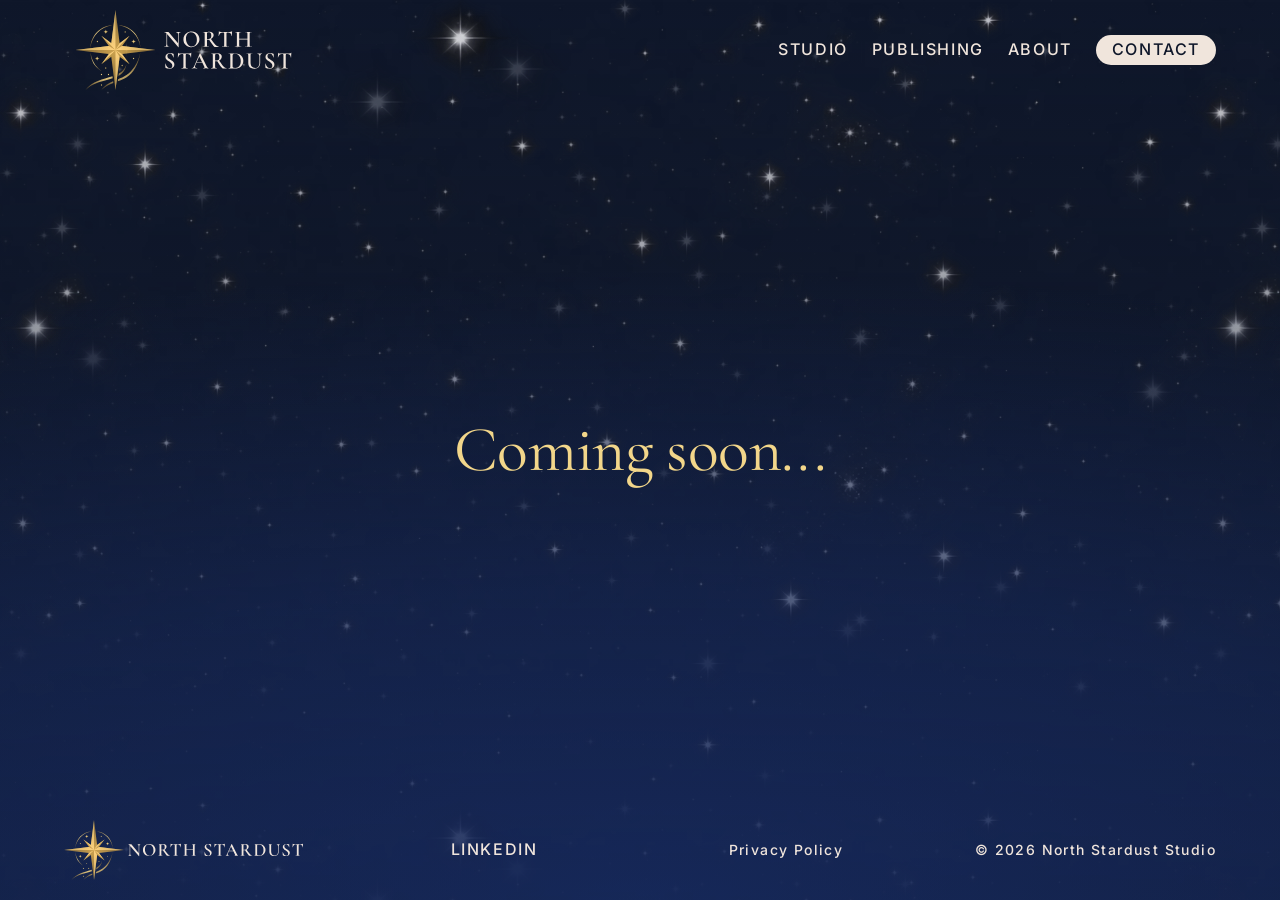
<file: publishing.html>
<!DOCTYPE html>
<html lang="en-GB">
<!--
  North Stardust — publishing.html

  A completely separate page. It reuses the background system, the transparent
  Header, the Footer treatment and the Hero Message typography.
  It is NOT a seventh Home state.
-->
<head>
  <meta charset="utf-8">
  <meta name="viewport" content="width=device-width, initial-scale=1">

  <title>North Stardust — Publishing</title>
  <meta name="description" content="North Stardust's published work. Coming soon.">
  <link rel="canonical" href="https://northstardust.studio/publishing">
  <meta name="theme-color" content="#0F172A">
  <meta name="author" content="Athanasios Zagkliveris">

  <meta property="og:type" content="website">
  <meta property="og:site_name" content="North Stardust">
  <meta property="og:url" content="https://northstardust.studio/publishing">
  <meta property="og:title" content="North Stardust — Publishing">
  <meta property="og:description" content="North Stardust's published work. Coming soon.">
  <meta property="og:image" content="https://northstardust.studio/assets/img/og-image.jpg">
  <meta name="twitter:card" content="summary_large_image">

  <link rel="icon" href="favicon.ico" sizes="any">
  <link rel="icon" type="image/png" sizes="32x32" href="assets/img/favicon-32.png">
  <link rel="apple-touch-icon" href="assets/img/apple-touch-icon.png">

  <!--
    Only the faces this page actually renders. The full set is preloaded on
    the Home page, which needs all five; this page sets its heading in
    Cormorant, its body in Spectral and its navigation in Inter 500, and
    nothing on it is Inter 400 or 600. The consent banner - the one other
    thing that would call for Inter 400 - is Home-only, gated on the
    data-analytics attribute that no other page carries.

    Preloading is a hint, not a dependency: a face left out here still loads
    if something later asks for it.
  -->
  <link rel="preload" as="font" type="font/woff2" href="assets/fonts/cormorant-400.woff2" crossorigin>
  <link rel="preload" as="font" type="font/woff2" href="assets/fonts/spectral-400.woff2" crossorigin>
  <link rel="preload" as="font" type="font/woff2" href="assets/fonts/inter-500.woff2" crossorigin>

  <link rel="stylesheet" href="styles.css">
  <script>document.documentElement.classList.add("js");</script>
  <script src="main.js" defer></script>
</head>

<body class="publishing-body">
  <a class="skip-link" href="#main-content">Skip to content</a>

  <div class="page-bg" aria-hidden="true">
    <div class="page-bg__stars"></div>
    <div class="page-bg__fade"></div>
    <div class="page-bg__glow"></div>
  </div>

  <header class="site-header" data-site-header>
    <div class="site-header__inner">
      <a
        class="site-header__logo"
        href="/#hero"
        aria-label="North Stardust — Home"
      >
        <picture>
          <source
            srcset="assets/img/logo-single-line.svg"
            media="(max-width: 767px)"
            width="240"
            height="60"
          >
          <img
            src="assets/img/logo-double-line.svg"
            width="240"
            height="100"
            alt="North Stardust"
            decoding="async"
          >
        </picture>
      </a>

      <nav class="site-header__nav" aria-label="Primary navigation">
        <a href="/#studio">STUDIO</a>
        <a href="/publishing" aria-current="page">PUBLISHING</a>
        <a href="/#founder">ABOUT</a>
        <a class="contact-link" href="/#contact">CONTACT</a>
      </nav>

      <button
        class="menu-toggle"
        type="button"
        aria-expanded="false"
        aria-controls="mobile-navigation"
        aria-label="Open navigation"
        data-menu-toggle
      >
        <span aria-hidden="true"></span>
        <span aria-hidden="true"></span>
        <span aria-hidden="true"></span>
      </button>

      <nav
        id="mobile-navigation"
        class="mobile-nav"
        aria-label="Mobile navigation"
        hidden
      >
        <a href="/#studio">STUDIO</a>
        <a href="/publishing" aria-current="page">PUBLISHING</a>
        <a href="/#founder">ABOUT</a>
        <a href="/#contact">CONTACT</a>
      </nav>
    </div>
  </header>

  <main id="main-content" class="publishing-page" tabindex="-1">
    <h1 class="publishing-placeholder__title" data-content="publishing.message">
      Coming soon...
    </h1>
  </main>

  <footer class="site-footer publishing-footer">
    <div class="site-footer__inner">
      <div class="site-footer__logo" aria-hidden="true">
        <img
          src="assets/img/logo-single-line.svg"
          width="240"
          height="60"
          alt=""
          decoding="async"
        >
      </div>

      <a
        class="site-footer__linkedin"
        href="https://www.linkedin.com/company/northstardust"
        target="_blank"
        rel="noopener noreferrer"
      >
        LINKEDIN
      </a>

      <a class="site-footer__privacy" href="/privacy">Privacy Policy</a>

      <p class="site-footer__legal" data-content="footer.copyright">© 2026 North Stardust Studio</p>
    </div>
  </footer>
</body>
</html>
</file>
<file: styles.css>
/*# North Stardust — `styles.css`

This stylesheet deliberately restores the old reusable background system and removes the unwanted Header background.

Key corrections:

- `Stars.avif` is tiled at `1200px auto`.
- Background is `absolute`, not fixed.
- The starfield fades to midnight by 20% of the page height.
- The Header has **no background colour, no backdrop filter and no duplicated starfield**.
- The Header remains above the content and the stage itself begins below the Header.
- The Header CONTACT is always a pill.
- The Submit button uses the same established pill button styling.
- Exactly six snap targets exist.
- State content is isolated inside one presentation stage, so neighbouring sections cannot bleed into another state.
- THE COMPASS and THE HORIZON labels are left aligned.
- Hero keeps the 64px outer relationship and 48px Hero Content relationship.*/


@font-face {
  font-family: "Cormorant Garamond";
  src: url("assets/fonts/cormorant-400.woff2") format("woff2");
  font-weight: 400;
  font-style: normal;
  font-display: swap;
}

@font-face {
  font-family: "Inter";
  src: url("assets/fonts/inter-400.woff2") format("woff2");
  font-weight: 400;
  font-style: normal;
  font-display: swap;
}

@font-face {
  font-family: "Inter";
  src: url("assets/fonts/inter-500.woff2") format("woff2");
  font-weight: 500;
  font-style: normal;
  font-display: swap;
}

@font-face {
  font-family: "Inter";
  src: url("assets/fonts/inter-600.woff2") format("woff2");
  font-weight: 600;
  font-style: normal;
  font-display: swap;
}

@font-face {
  font-family: "Spectral";
  src: url("assets/fonts/spectral-400.woff2") format("woff2");
  font-weight: 400;
  font-style: normal;
  font-display: swap;
}

:root {
  --midnight: #0F172A;
  --gold-light: #F2D68A;
  --gold-dark: #BF9440;
  --ivory: #F1EDE7;
  --peach: #F0E5DC;
  --field-filled: #397EE6;
  --field-error: #F2837A;

  --font-brand: "Cormorant Garamond", Georgia, serif;
  --font-serif: "Spectral", Georgia, serif;
  --font-sans: "Inter", Arial, sans-serif;

  --content-width: 1200px;
  --gutter: 24px;
  --column-gap: 48px;

  /*
    Vertical rhythm between the blocks of a state. Separator lines are blocks
    in their own right, so they sit on this rhythm too.

    These are exact at every viewport size.
  */
  --section-gap: 64px;

  /* Gap between the Header and the top of the stage. */
  --main-gap: 48px;

  /* Width of the Founder portrait column. The bio column is derived from it. */
  --founder-media-width: 332px;

  --header-height: 100px;
  --footer-height: 100px;

  --hero-title-size: 64px;
  --major-size: 48px;
  --section-label-size: 24px;
  --body-size: 20px;
  --link-size: 16px;

  --radius-pill: 999px;
  --radius-card: 30px;
  --radius-field: 24px;

  --stage-height: calc(100svh - var(--header-height) - var(--main-gap));
}

*,
*::before,
*::after {
  box-sizing: border-box;
}

html {
  -webkit-text-size-adjust: 100%;
  scroll-behavior: auto;
  scroll-snap-type: y mandatory;
  scrollbar-width: none;
  -ms-overflow-style: none;
}

html::-webkit-scrollbar {
  width: 0;
  height: 0;
}

body {
  position: relative;
  min-width: 0;
  min-height: 100vh;
  margin: 0;
  overflow-x: hidden;
  background: var(--midnight);
  color: var(--ivory);
  font-family: var(--font-serif);
  font-size: var(--body-size);
  font-weight: 400;
  line-height: 1.5;
  -webkit-font-smoothing: antialiased;
  text-rendering: optimizeLegibility;
}

h1,
h2,
h3,
p,
ul {
  margin: 0;
}

ul {
  padding: 0;
  list-style: none;
}

img,
svg {
  display: block;
  max-width: 100%;
}

a {
  color: inherit;
}

button,
input,
textarea {
  font: inherit;
}

button,
a {
  -webkit-tap-highlight-color: transparent;
}

:focus-visible {
  outline: 2px solid var(--gold-light);
  outline-offset: 4px;
}

/*
  #main-content carries tabindex="-1" so the skip link can move focus to it.
  It is the full width of the page and several screens tall, so the shared
  focus ring paints its top edge as a stray gold line just under the Header -
  which is what shows up after using the skip link and then pressing a key.
  Landing on the content is the confirmation here; every other focus ring
  stays.
*/
#main-content:focus,
#main-content:focus-visible {
  outline: none;
}

.visually-hidden,
.honeypot {
  position: absolute !important;
  width: 1px !important;
  height: 1px !important;
  padding: 0 !important;
  margin: -1px !important;
  overflow: hidden !important;
  clip: rect(0 0 0 0) !important;
  white-space: nowrap !important;
  border: 0 !important;
}

.skip-link {
  position: fixed;
  top: 0;
  left: 50%;
  z-index: 2000;
  padding: 0.75rem 1rem;
  transform: translate(-50%, -120%);
  background: var(--gold-light);
  color: var(--midnight);
  font: 500 14px/1 var(--font-sans);
}

.skip-link:focus {
  transform: translate(-50%, 0);
}

/* ==========================================================
   SHARED BACKGROUND — restored old implementation
   ========================================================== */

/*
  Four layers, bottom to top:
    1. solid Midnight Blue
    2. the Stars.avif tile
    3. a Midnight Blue linear gradient, transparent at the top and fully
       opaque by 20% of the height
    4. a #1E3A8A radial gradient, transparent at the top, 50% at the middle
       and 80% at the bottom, the whole layer at 60%

  It scrolls with the document.
*/
.page-bg {
  position: absolute;
  inset: 0;
  z-index: -1;
  overflow: hidden;
  background: var(--midnight);
  pointer-events: none;
}

.page-bg__stars {
  position: absolute;
  inset: -8%;
  background-image: url("assets/img/Stars.avif");
  background-repeat: repeat;
  background-size: 1200px auto;
  opacity: 0.85;
  animation: starDrift 300s ease-in-out infinite alternate;
  will-change: transform;
}

.page-bg__stars::before,
.page-bg__stars::after {
  content: "";
  position: absolute;
  inset: 0;
  background-image: inherit;
  background-repeat: inherit;
  background-size: inherit;
  mix-blend-mode: screen;
  pointer-events: none;
}

.page-bg__stars::before {
  background-position: 57px 31px;
  opacity: 0.22;
  animation: starTwinkleA 6.4s ease-in-out infinite alternate;
}

.page-bg__stars::after {
  background-position: -83px 64px;
  opacity: 0.3;
  animation: starTwinkleB 8.7s ease-in-out infinite alternate;
  animation-delay: -2.6s;
}

/*
  Layer 3: transparent at the top, fully Midnight Blue further down.

  The distance is stated in svh rather than as a percentage of the page. As a
  percentage it resolved to 120svh on Home and 20svh on Publishing, which is
  why the starfield looked completely different on the two pages. 120svh is
  what Home already resolved to, so Home is unchanged and Publishing now
  matches it.
*/
.page-bg__fade {
  position: absolute;
  inset: 0;
  pointer-events: none;
  background:
    linear-gradient(
      to bottom,
      transparent 0,
      var(--midnight) 120svh
    );
}

.page-bg__glow {
  position: absolute;
  inset: 0;
  pointer-events: none;
  /*
    Anchored at the bottom, so 0% of the gradient is the bottom of the page and
    100% is the top: 80% opaque at the bottom, 50% at the middle, clear at the
    top.
  */
  background:
    radial-gradient(
      ellipse 140% 70% at 50% 100%,
      rgb(30 58 138 / 0.8) 0%,
      rgb(30 58 138 / 0.5) 50%,
      rgb(30 58 138 / 0) 100%
    );
  opacity: 0.6;
}

@keyframes starDrift {
  from { transform: translate3d(0, 0, 0); }
  to { transform: translate3d(-3%, -2.5%, 0); }
}

@keyframes starTwinkleA {
  from { opacity: 0.1; }
  to { opacity: 0.38; }
}

@keyframes starTwinkleB {
  from { opacity: 0.4; }
  to { opacity: 0.14; }
}

/* ==========================================================
   HEADER — transparent
   ========================================================== */

.site-header {
  position: sticky;
  top: 0;
  z-index: 1000;
  height: var(--header-height);
  pointer-events: none;
  background: transparent;
  border: 0;
}

.site-header__inner {
  width: min(100%, var(--content-width));
  height: 100%;
  margin-inline: auto;
  padding-inline: var(--gutter);
  display: flex;
  align-items: center;
  justify-content: space-between;
  gap: 1rem;
}

.site-header__logo,
.site-header__nav,
.menu-toggle,
.mobile-nav {
  pointer-events: auto;
}

.site-header__logo {
  display: flex;
  align-items: center;
  height: var(--header-height);
  flex: none;
  transition: filter 0.25s ease;
}

.site-header__logo img {
  width: auto;
  height: var(--header-height);
  object-fit: contain;
}


.site-header__logo:hover {
  filter: drop-shadow(0 0 10px rgb(242 214 138 / 0.55)) brightness(1.08);
}

.site-header__nav {
  display: flex;
  align-items: center;
  gap: 24px;
}

.site-header__nav > a,
.founder__links a,
.site-footer__linkedin {
  display: inline-block;
  color: var(--peach);
  font: 500 var(--link-size)/1.2 var(--font-sans);
  letter-spacing: 0.1em;
  text-transform: uppercase;
  text-decoration: none;
  transition: color 0.2s ease, transform 0.2s ease;
}

.site-header__nav > a:not(.contact-link):hover,
.site-header__nav > a:not(.contact-link):focus-visible,
.founder__links a:hover,
.founder__links a:focus-visible,
.site-footer__linkedin:hover,
.site-footer__linkedin:focus-visible {
  color: var(--gold-light);
  text-decoration: underline;
  transform: scale(1.06);
}

/* CONTACT — always a pill. */
.contact-link {
  min-width: 120px;
  height: 30px;
  padding-inline: 1rem;
  display: inline-flex !important;
  align-items: center;
  justify-content: center;
  border-radius: var(--radius-pill);
  background: var(--peach);
  color: var(--midnight) !important;
  text-decoration: none !important;
  transform: none !important;
}

.contact-link:hover,
.contact-link:focus-visible {
  background: var(--gold-light);
}

.menu-toggle {
  display: none;
  width: 44px;
  height: 44px;
  padding: 8px;
  border: 0;
  background: transparent;
  cursor: pointer;
}

.menu-toggle span {
  display: block;
  width: 24px;
  height: 2px;
  margin: 5px auto;
  background: var(--peach);
}

.mobile-nav {
  display: none;
}

/* ==========================================================
   SIX-STATE STAGE
   ========================================================== */

.landing-main {
  position: relative;
}

/*
  Padding rather than a margin on the stage: a margin here would collapse
  through this element and change where the anchor track starts.
*/
.landing-experience {
  position: relative;
  padding-top: var(--main-gap);
}

.landing-stage {
  position: sticky;
  top: calc(var(--header-height) + var(--main-gap));
  z-index: 10;
  width: 100%;
  height: var(--stage-height);
  min-height: 520px;
  overflow: hidden;
  pointer-events: none;
}

/*
  The authored canvas.

  Every state is composed here at its full authored size - the type scale, the
  456px portrait and the 64px rhythm are never touched. main.js measures what a
  state needs against what the stage has and sets --stage-scale, so the whole
  composition shrinks as one piece instead of being re-flowed. Scaling from the
  top edge keeps every state starting at the same point below the Header.

  The active state's blocks are laid out as one top-aligned column. Sections
  and separator lines are siblings in the same flow, so the spacing between
  them is a single gap value, and a line can never sit on top of a section.
*/
.stage-canvas {
  min-height: 100%;
  height: auto;
  display: flex;
  flex-direction: column;
  justify-content: flex-start;
  gap: var(--section-gap);
  transform: scale(var(--stage-scale, 1));
  transform-origin: top center;
}

/*
  Fallback for a state still taller than the stage at the smallest scale
  main.js will apply: the stage becomes scrollable so nothing is put out of
  reach. Never a clip.
*/
.landing-stage[data-stage-fits="false"] {
  overflow-y: auto;
  pointer-events: auto;
}

/*
  Pulled up by exactly the space the Header and the sticky stage occupy ahead
  of it, so the first anchor sits at scroll position 0. Without this there is a
  screen of scroll above Step 01 in which the stage is already stuck and only
  the background moves.
*/
.state-track {
  position: relative;
  height: 600svh;
  margin-top: calc(
    -1 * (
      var(--header-height) + var(--main-gap) + var(--stage-height)
    )
  );
  pointer-events: none;
}

.state-anchor {
  height: 100svh;
  scroll-snap-align: start;
  scroll-snap-stop: always;
  pointer-events: none;
}

.stage-section,
.stage-footer,
.stage-line {
  display: none;
  flex: none;
  width: 100%;
  pointer-events: none;
}

.stage-section > *,
.stage-footer > * {
  pointer-events: auto;
}

/*
  Reading order of the column. Separator lines are given an order between two
  of these values by each state, which is what places a line between two
  blocks without any positioning.
*/
.stage-section--hero { order: 10; }
.stage-section--compass { order: 20; }
.stage-section--studio { order: 30; }
.stage-section--horizon { order: 40; }
.stage-section--founder { order: 50; }
.stage-section--contact { order: 60; }
.stage-footer { order: 70; }

.stage-footer {
  height: var(--footer-height);
}

/*
  Separator lines align with the content container rather than the viewport,
  so they start and end on the same edges as the text above and below them.
*/
.stage-line {
  align-self: center;
  width: calc(min(100%, var(--content-width)) - var(--gutter) * 2);
  height: 2px;
  background: var(--gold-light);
}

/* Only the active state's blocks take part in the layout. */
:root[data-landing-step="1"] #hero,
:root[data-landing-step="1"] #compass,
:root[data-landing-step="1"] #studio,
:root[data-landing-step="2"] #compass,
:root[data-landing-step="2"] #studio,
:root[data-landing-step="3"] #studio,
:root[data-landing-step="4"] #studio,
:root[data-landing-step="4"] #horizon,
:root[data-landing-step="5"] #horizon,
:root[data-landing-step="5"] #founder,
:root[data-landing-step="6"] #founder,
:root[data-landing-step="6"] #contact,
:root[data-landing-step="6"] .stage-footer {
  display: block;
}

/* ==========================================================
   SHARED LAYOUT
   ========================================================== */

.landing-shell {
  width: min(100%, var(--content-width));
  margin-inline: auto;
  padding-inline: var(--gutter);
}

.section-intro {
  display: flex;
  flex-direction: column;
  gap: 48px;
  text-align: center;
}

.section-label {
  color: var(--gold-light);
  font: 400 var(--section-label-size)/1.2 var(--font-sans);
  letter-spacing: 0.1em;
  text-transform: uppercase;
  text-align: left;
}

.section-intro__text {
  display: flex;
  flex-direction: column;
  gap: 12px;
  text-align: center;
}

.major-message {
  color: var(--ivory);
  font: 400 var(--major-size)/1.15 var(--font-serif);
}

.body-copy {
  color: var(--ivory);
  font: 400 var(--body-size)/1.5 var(--font-serif);
}

/* ==========================================================
   HERO
   ========================================================== */

.hero {
  display: flex;
  align-items: center;
}

.hero__grid {
  width: 100%;
  display: grid;
  grid-template-columns: minmax(0, 1fr) 412px;
  gap: var(--column-gap);
  align-items: center;
}

.hero__text {
  display: flex;
  flex-direction: column;
  gap: 64px;
}

.hero__content {
  display: flex;
  flex-direction: column;
  gap: 48px;
}

.hero__label {
  color: var(--gold-light);
  font: 400 var(--section-label-size)/1.2 var(--font-sans);
  letter-spacing: 0.1em;
  text-transform: uppercase;
}

.hero__title {
  width: 100%;
  color: var(--gold-light);
  font: 400 var(--hero-title-size)/1.25 var(--font-brand);
  letter-spacing: -0.01em;
  text-align: center;
  text-wrap: balance;
}

.hero__description {
  color: var(--ivory);
  font: 400 var(--body-size)/1.5 var(--font-serif);
  letter-spacing: 0.03em;
}


/*
  AVIF wrappers, made invisible to layout.

  Three content images are served as AVIF with a PNG behind them, which means
  each <img> gained a <picture> parent. Several layouts here set
  display: contents on the image's container and then place the <img> itself as
  a grid or flex item - .studio-work--ip and .founder__media both do. Left
  alone, the <picture> would become that item and every rule targeting the
  image would be aiming at the wrong box.

  display: contents on the wrapper puts the <img> back where it was, so none of
  those rules had to change. The Header lockup is deliberately not included: its
  <picture> is a flex item there and is doing its job.
*/
.hero__media picture,
.studio-work--ip picture,
.founder__media picture {
  display: contents;
}
.hero__media {
  display: flex;
  justify-content: center;
}

.hero__media img {
  width: 412px;
  height: 412px;
  object-fit: contain;
}

.landing-line--hero {
  width: min(707px, 100%);
  height: 2px;
  background: var(--gold-light);
}

/* ==========================================================
   STUDIO
   ========================================================== */

.studio__pillars,
.studio__works {
  display: grid;
  grid-template-columns: repeat(3, minmax(0, 1fr));
  gap: 24px;
  padding-inline: 24px;
}

.pillar,
.studio-work {
  display: flex;
  flex-direction: column;
  gap: 12px;
}

.pillar__title {
  color: var(--gold-light);
  font: 400 48px/1 var(--font-brand);
}

.pillar__description,
.studio-work p,
.ideas-list li {
  color: var(--ivory);
  font: 400 var(--body-size)/1.45 var(--font-serif);
}

/* A line break authored in Website_Texts.md is kept, so the copy can control
   where a pillar description wraps. */
.pillar__description {
  white-space: pre-line;
}

/*
  The Studio's own title, the second double rule and the Founder's short
  statement all belong to the Tablet and Mobile layouts. Desktop and Laptop
  never show them.
*/
.studio__title {
  position: absolute;
  width: 1px;
  height: 1px;
  padding: 0;
  margin: -1px;
  overflow: hidden;
  clip: rect(0 0 0 0);
  white-space: nowrap;
  border: 0;
}

.founder__mobile-text {
  display: none;
}

.studio__divider {
  display: grid;
  gap: 8px;
  margin-block: 24px;
}

/*
  Desktop and Laptop carry a single double rule, between the pillars and the
  works. The second one belongs to the Tablet and Mobile flow only, and has to
  be hidden after the rule above or it is turned back on.
*/
.studio__divider--b {
  display: none;
}

/* A pair of hairlines - this is the only double rule in the design. */
.studio__divider span {
  display: block;
  height: 1px;
  background: var(--gold-light);
}

.ideas-list {
  display: grid;
  gap: 24px;
}

.ideas-list li {
  position: relative;
  padding-inline-start: 24px;
}

.ideas-list li::before {
  content: "✦";
  position: absolute;
  inset-inline-start: 0;
  color: var(--gold-light);
}

/* Regular weight, not the browser's bold default for a heading. */
.studio-work--tool .studio-work__title {
  color: var(--gold-light);
  font: 400 30px/1.1 var(--font-sans);
}

/* 24px between the parts of the Tool and Worlds subsections. */
.studio-work--tool,
.studio-work--ip {
  gap: 24px;
}

.studio-work--tool img {
  width: 238px;
  height: 337px;
  object-fit: contain;
  align-self: center;
}

.studio-work--ip img {
  width: 337px;
  height: 337px;
  object-fit: contain;
  align-self: center;
}

/* ==========================================================
   FOUNDER
   ========================================================== */

/*
  The extra inline padding is the Founder section's own 24px side margin, on
  top of the shell gutter.
*/
.founder {
  display: grid;
  grid-template-columns: var(--founder-media-width) minmax(0, 1fr);
  /*
    40px rather than the usual 48px column gap: it is what lets the bio column
    be wide enough for the name to hold one line at two thirds of it.
  */
  column-gap: 40px;
  row-gap: var(--column-gap);
  align-items: center;
  padding-inline: calc(var(--gutter) + 24px);
}

.founder__media {
  display: flex;
  flex-direction: column;
  align-items: center;
  gap: 24px;
}

.founder__portrait {
  width: 332px;
  height: 456px;
  border-radius: var(--radius-card);
  object-fit: cover;
}

/*
  A plain list, not a navigation landmark: two external profile links in a
  biography are not a major navigation region, and marking them up as <nav>
  put two identically-named landmarks in the accessibility tree.
*/
.founder__links {
  display: flex;
  gap: 24px;
  flex-wrap: wrap;
  justify-content: center;
  margin: 0;
  padding: 0;
  list-style: none;
}

.founder__links--inline {
  display: none;
  justify-content: flex-start;
}

.founder__bio {
  display: flex;
  flex-direction: column;
  gap: 48px;
}

/*
  Name and role read as one unit and share a single measure. The paragraphs
  below run the full bio width, which is one and a half times this, so the
  text sets against the name rather than the other way round.
*/
.founder__id {
  display: flex;
  flex-direction: column;
  gap: 24px;
  width: calc(100% / 1.5);
}

/* Both sit on one line and share the measure the paragraphs are set against. */
.founder__name,
.founder__role {
  white-space: nowrap;
}

.founder__name {
  color: var(--peach);
  font: 400 var(--major-size)/1.15 var(--font-serif);
}

/* Tracked to the same width as the name above it. */
.founder__role {
  color: var(--gold-light);
  font: 500 var(--section-label-size)/1.2 var(--font-sans);
  letter-spacing: 0.15em;
}

.founder__text {
  display: flex;
  flex-direction: column;
  gap: 20px;
}

.founder__text p {
  color: var(--ivory);
  font: 400 var(--body-size)/1.5 var(--font-serif);
}

/* ==========================================================
   CONTACT
   ========================================================== */

.contact-columns {
  width: min(100%, var(--content-width));
  margin-inline: auto;
  /* The Contact section's own 24px side margin, on top of the shell gutter. */
  padding-inline: calc(var(--gutter) + 24px);
  display: grid;
  grid-template-columns: minmax(0, 565px) minmax(0, 565px);
  gap: var(--column-gap);
  /* Top aligned, so "Let's Connect" starts level with the name capsules. */
  align-items: start;
  justify-content: center;
}

.connect-card {
  width: 100%;
  max-width: 565px;
  display: flex;
  flex-direction: column;
  gap: 48px;
}

.connect-card h2 {
  color: var(--gold-light);
  font: 400 var(--major-size)/1.15 var(--font-serif);
}

.connect-card p {
  color: var(--ivory);
  font: 400 var(--body-size)/1.5 var(--font-serif);
}

.contact-form {
  width: 100%;
  max-width: 565px;
  display: flex;
  flex-direction: column;
  gap: 24px;
}

.form-row {
  display: flex;
  gap: 24px;
}

.form-row .field {
  flex: 1;
  min-width: 0;
}

.field {
  position: relative;
}

.field input,
.field textarea {
  display: block;
  width: 100%;
  background: transparent;
  border: 2px solid var(--peach);
  border-radius: var(--radius-pill);
  color: var(--peach);
  font: 500 var(--link-size)/1.2 var(--font-sans);
  letter-spacing: 0.1em;
  text-align: left;
  padding: 0 1rem;
  transition: border-color 0.2s ease, color 0.2s ease, box-shadow 0.2s ease, background-color 0.2s ease;
}

.field input {
  height: 30px;
}

.field input:placeholder-shown {
  text-align: center;
}

/*
  Fixed by the author, not the reader: no drag handle and no visible scrollbar.
  main.js grows the box a line at a time as the text runs past the bottom, and
  stops it at whichever comes first - the 300px cap here, or the point where
  the state would otherwise push the Footer past the bottom of the stage.

  What is hidden is the scrollbar, not the scrolling. Once the box has stopped
  growing the text can still run past it, and the reader has to be able to get
  back to it - by wheel, by trackpad, by dragging a selection or by walking the
  caret. So the box stays a scroll container and only its scrollbar is taken
  out of the paint, in the three dialects that need telling separately.

  Nothing here reserves a gutter, so the text measures the same width as it did
  when this was overflow:hidden and the growth calculation is unaffected.
*/
.field textarea {
  height: 120px;
  min-height: 120px;
  max-height: 300px;
  border-radius: var(--radius-field);
  padding: 0.65rem 1rem;
  line-height: 1.4;
  resize: none;
  overflow-x: hidden;
  overflow-y: auto;
  /*
    The page snaps between states. Without this, reaching the end of the
    message hands the wheel straight to the page and throws the reader out of
    the state they are typing in.
  */
  overscroll-behavior-y: contain;
  scrollbar-width: none;
  -ms-overflow-style: none;
}

.field textarea::-webkit-scrollbar {
  display: none;
}

.field textarea:placeholder-shown {
  text-align: center;
  padding-top: 2.9rem;
}

.field input::placeholder,
.field textarea::placeholder {
  color: var(--peach);
  opacity: 0.85;
}

.field input:hover,
.field textarea:hover {
  border-color: var(--gold-light);
  background: rgb(242 214 138 / 0.08);
  color: var(--gold-light);
}

.field input:focus,
.field textarea:focus {
  outline: none;
  border-color: var(--gold-dark);
  box-shadow: 0 0 0 4px rgb(191 148 64 / 0.22);
}

.field.is-filled input,
.field.is-filled textarea {
  background: rgb(57 126 230 / 0.05);
  border-color: var(--field-filled);
  color: var(--ivory);
}

.field.is-error input,
.field.is-error textarea {
  background: rgb(242 131 122 / 0.05);
  border-color: var(--field-error);
  color: var(--field-error);
}

/*
  Autofill.

  A field the browser fills for the reader - the Email, usually - is painted by
  the browser itself: its own light background and its own near-black text,
  both marked !important in the UA stylesheet. That is why the Email came out
  as a pale box while the fields beside it stayed transparent.

  The text colour is reachable, because that rule sets `color` and not
  `-webkit-text-fill-color`, which wins over it.

  The background is not reachable at any specificity. It is, however,
  animatable, so a transition long enough never to arrive leaves the field
  painted with the background this stylesheet gave it. The other three
  transitions are repeated here because `transition` is one property and
  naming it again replaces the lot.

  Split into two rule sets on purpose: an engine that does not recognise one of
  these selectors would drop the whole list if they shared a block, and the
  standard `:autofill` and the WebKit-prefixed form are not understood by the
  same set of browsers.
*/
.field input:-webkit-autofill,
.field input:-webkit-autofill:hover,
.field input:-webkit-autofill:focus,
.field textarea:-webkit-autofill {
  -webkit-text-fill-color: var(--peach);
  caret-color: var(--peach);
  transition:
    border-color 0.2s ease,
    color 0.2s ease,
    box-shadow 0.2s ease,
    background-color 100000s 100000s;
}

.field input:autofill,
.field input:autofill:hover,
.field input:autofill:focus,
.field textarea:autofill {
  -webkit-text-fill-color: var(--peach);
  caret-color: var(--peach);
  transition:
    border-color 0.2s ease,
    color 0.2s ease,
    box-shadow 0.2s ease,
    background-color 100000s 100000s;
}

/*
  An autofilled field is a filled field, so it takes the filled text colour;
  if it then fails validation it takes the error colour, exactly as a field
  the reader typed into would.
*/
.field.is-filled input:-webkit-autofill {
  -webkit-text-fill-color: var(--ivory);
  caret-color: var(--ivory);
}

.field.is-filled input:autofill {
  -webkit-text-fill-color: var(--ivory);
  caret-color: var(--ivory);
}

.field.is-error input:-webkit-autofill {
  -webkit-text-fill-color: var(--field-error);
  caret-color: var(--field-error);
}

.field.is-error input:autofill {
  -webkit-text-fill-color: var(--field-error);
  caret-color: var(--field-error);
}

.contact-form__foot {
  display: flex;
  align-items: center;
  justify-content: flex-end;
  gap: 1rem;
}

/*
  The one place the form ever speaks: countdown by default, a validation error
  or a send status in its stead. It holds the left of the Submit row, and both
  of its children sit on the same line and the same left edge, so swapping one
  for the other moves nothing.
*/
.contact-form__note {
  flex: 1;
  min-width: 0;
  /*
    Indented from the message box's left edge rather than flush with it. Mobile
    drops this - see the Mobile block - because the slot has no width to spare
    there.
  */
  margin-left: 24px;
}

.contact-form__count,
.contact-form__status {
  color: var(--ivory);
  font: 400 14px/1.3 var(--font-sans);
}

.contact-form__count {
  opacity: 0.6;
  font-variant-numeric: tabular-nums;
  transition: color 0.2s ease, opacity 0.2s ease;
}

/* The last 50, then nothing left to give. */
.contact-form__count[data-state="low"] {
  color: var(--gold-light);
  opacity: 1;
}

.contact-form__count[data-state="full"] {
  color: var(--field-error);
  opacity: 1;
}

/*
  Only the countdown is ever hidden. The status is a live region and has to
  stay in the accessibility tree to be announced reliably - display:none, or a
  :empty rule, would take it straight back out. Empty it draws nothing and
  measures nothing, so no rule is needed to get it out of the way.
*/
.contact-form__count[hidden] {
  display: none;
}

.contact-form__status[data-state="error"] {
  color: var(--field-error);
}

.contact-form__status[data-state="success"] {
  color: var(--gold-light);
}

/*
  The Article 13 notice, given where the data is collected. Deliberately quiet:
  it is a pointer, not a request, and there is nothing here to agree to.

  Aligned to the right so it sits under Submit rather than under the message
  slot, and set 24px clear of the button so it reads as a footnote to the form
  rather than as part of the Submit row.
*/
.contact-form__privacy {
  /*
    No margin: the form is a flex column with a 24px row-gap, which already
    puts exactly 24px between Submit and this line. Adding a margin on top of
    it made the gap 48px.
  */
  text-align: right;
  color: var(--ivory);
  opacity: 0.75;
  font: 400 14px/1.5 var(--font-sans);
}

.contact-form__privacy a {
  color: inherit;
  text-decoration: underline;
  text-underline-offset: 2px;
}

.contact-form__privacy a:hover,
.contact-form__privacy a:focus-visible {
  color: var(--gold-light);
}


/* ==========================================================
   ANALYTICS CONSENT

   Built by main.js, on any page that has something to ask. Nothing here is
   loaded before the visitor answers, which is the point - see the module in
   main.js for why the tags cannot live in the markup.
   ========================================================== */

/*
  Anchored to the bottom of the viewport rather than the document, so the
  question is in front of the visitor wherever they are on a long page. The
  gold hairline is the same rule the states use between sections; the band
  itself is Midnight so it reads as part of the site rather than a browser
  chrome bar bolted on.
*/
.consent {
  position: fixed;
  inset: auto 0 0 0;
  z-index: 1200;
  background: var(--midnight);
  border-top: 2px solid var(--gold-light);
}

/*
  The banner takes focus when it opens so keyboard visitors arrive at the
  question. It is a container, not a control, so it does not draw the focus ring
  a control would - that ring belongs to the two buttons, equally, once someone
  Tabs to one of them.
*/
.consent:focus {
  outline: none;
}

.consent__inner {
  width: min(100%, var(--content-width));
  margin-inline: auto;
  padding: 20px var(--gutter);
  display: flex;
  align-items: center;
  justify-content: space-between;
  gap: 32px;
}

.consent__copy {
  max-width: 68ch;
}

.consent__title {
  color: var(--gold-light);
  font: 600 16px/1.3 var(--font-sans);
  letter-spacing: 0.12em;
  text-transform: uppercase;
}

.consent__text {
  margin-top: 8px;
  color: var(--ivory);
  font: 400 14px/1.6 var(--font-sans);
}

/*
  The only coloured thing in the sentence, so the eye finds it without the rule
  being drawn all the time. Pointer layouts get the underline on hover; touch
  has no hover to reveal it, so below 1200px it is drawn from the start - see
  the media query further down.
*/
.consent__text a {
  color: var(--gold-light);
  text-decoration: none;
}

.consent__text a:hover,
.consent__text a:focus-visible {
  text-decoration: underline;
  text-underline-offset: 3px;
  text-decoration-thickness: 1px;
}

.consent__actions {
  display: flex;
  gap: 24px;
  flex-shrink: 0;
}

/*
  Decline and Accept are deliberately identical. Consent is only freely given
  when refusing costs no more than agreeing, so neither is dressed as the
  obvious one - no primary colour on one and a faint outline on the other.
*/
.consent__btn {
  min-width: 116px;
}

/*
  Touch has no hover to reveal the underline with, so below 1200px the link is
  drawn underlined from the start. Without this it is a colour change alone,
  which is not enough on its own to say "this is a link".
*/
@media (max-width: 1199px) {
  .consent__text a {
    text-decoration: underline;
    text-underline-offset: 3px;
    text-decoration-thickness: 1px;
  }
}

@media (max-width: 767px) {
  .consent__inner {
    flex-direction: column;
    align-items: stretch;
    gap: 16px;
    padding: 16px var(--gutter);
  }

  .consent__actions {
    justify-content: stretch;
  }

  .consent__btn {
    flex: 1;
  }
}
/* ==========================================================
   BUTTONS
   ========================================================== */

.btn {
  min-width: 120px;
  height: 30px;
  padding-inline: 1.1rem;
  border: 0;
  border-radius: var(--radius-pill);
  background: var(--peach);
  color: var(--midnight);
  display: inline-flex;
  align-items: center;
  justify-content: center;
  font: 500 var(--link-size)/1.2 var(--font-sans);
  letter-spacing: 0.1em;
  text-transform: uppercase;
  text-decoration: none;
  cursor: pointer;
  transition: background-color 0.2s ease;
}

.btn:hover,
.btn:focus-visible {
  background: var(--gold-light);
}

/* ==========================================================
   STAGE FOOTER
   ========================================================== */

.site-footer__inner {
  width: min(100%, var(--content-width));
  height: 100%;
  margin-inline: auto;
  padding-inline: var(--gutter);
  display: grid;
  /*
    Four equal shares, one per item, so the row is spaced by its own content
    rather than by two flexible ends pushing the middle pair together.
  */
  grid-template-columns: repeat(4, 1fr);
  align-items: center;
  gap: 1rem;
}

.site-footer__logo {
  justify-self: start;
  height: 60px;
  display: flex;
  align-items: center;
}

.site-footer__logo img {
  width: auto;
  height: 60px;
}

.site-footer__linkedin {
  justify-self: center;
}

/* Outer items hold the edges; the inner two centre in their own share. */
.site-footer__legal {
  justify-self: end;
}

/*
  Sits between LINKEDIN and the copyright. Same type as its neighbours so the
  row reads as one line, but it keeps its own capitals: it is the name of a
  document, not a label like LINKEDIN.
*/
.site-footer__privacy {
  justify-self: center;
  display: inline-block;
  color: var(--peach);
  font: 500 14px/1.2 var(--font-sans);
  letter-spacing: 0.1em;
  text-decoration: none;
  transition: color 0.2s ease, transform 0.2s ease;
}

.site-footer__privacy:hover,
.site-footer__privacy:focus-visible {
  color: var(--gold-light);
  text-decoration: underline;
  transform: scale(1.06);
}

.site-footer__legal {
  justify-self: end;
  color: var(--peach);
  font: 500 14px/1.2 var(--font-sans);
  letter-spacing: 0.1em;
}

/* ==========================================================
   DESKTOP STATE COMPOSITIONS
   width >= 1200px, height >= 1250px

   Each state only declares which blocks take part and where the separator
   lines sit between them. The stage handles the spacing.
   ========================================================== */

@media (min-width: 1200px) and (min-height: 1250px) {
  /* State 01: Hero + Compass + Separator + Studio pillars */
  :root[data-landing-step="1"] .stage-line--a {
    display: block;
    order: 25;
  }

  :root[data-landing-step="1"] .stage-section--studio .studio__divider,
  :root[data-landing-step="1"] .stage-section--studio .studio__works {
    display: none;
  }

  /* State 02: Compass + Separator + Studio */
  :root[data-landing-step="2"] .stage-line--a {
    display: block;
    order: 25;
  }

  /* State 03: Separator + Studio + Separator */
  :root[data-landing-step="3"] .stage-section--studio .studio__divider {
    margin-block: 64px;
  }

  :root[data-landing-step="3"] .stage-line--a {
    display: block;
    order: 25;
  }

  :root[data-landing-step="3"] .stage-line--b {
    display: block;
    order: 35;
  }

  /* State 04: Studio works + Separator + Horizon + Separator */
  :root[data-landing-step="4"] .stage-section--studio .studio__pillars {
    display: none;
  }

  :root[data-landing-step="4"] .stage-section--studio .studio__divider {
    margin-block: 0 24px;
  }

  :root[data-landing-step="4"] .stage-line--a {
    display: block;
    order: 35;
  }

  :root[data-landing-step="4"] .stage-line--b {
    display: block;
    order: 45;
  }

  /* State 05: Separator + Horizon + Separator + Founder */
  :root[data-landing-step="5"] .stage-line--a {
    display: block;
    order: 35;
  }

  :root[data-landing-step="5"] .stage-line--b {
    display: block;
    order: 45;
  }

  /* State 06: Founder + Separator + Contact + Footer */
  :root[data-landing-step="6"] .stage-line--a {
    display: block;
    order: 55;
  }

  /*
    The Footer holds the bottom of the stage while the message box grows.

    The separator carries the 64px of clear space above and below its rule
    inside its own box rather than taking it from the canvas row gap, and that
    box is the only item here allowed to shrink. So the space either side of
    the separator is what gives way as Contact gets taller, and the Founder,
    the Contact block and the Footer all stay where they are.

    Capping the canvas at the stage height is what makes that shrink happen at
    all: the canvas is height:auto everywhere else, and a flex container that
    grows with its content never has the free-space deficit flex-shrink needs.
  */
  :root[data-landing-step="6"] .stage-canvas {
    row-gap: 0;
    max-height: 100%;
  }

  :root[data-landing-step="6"] .stage-line--a {
    flex: 0 1 calc(var(--section-gap) * 2 + 2px);
    /* 24px of clear space either side of the rule is the floor. */
    min-height: calc(24px * 2 + 2px);
    height: auto;
    background:
      linear-gradient(var(--gold-light), var(--gold-light))
      center / 100% 2px no-repeat;
  }

  /*
    The space above the Footer is the first to be spent. The Footer is pinned
    to the bottom of the stage, so the gap here is whatever the state leaves
    over, and it closes to this floor before the separator gives up any of its
    own space.
  */
  :root[data-landing-step="6"] .stage-section--contact {
    margin-bottom: 24px;
  }

  :root[data-landing-step="6"] .stage-footer {
    margin-top: auto;
  }
}

/* ==========================================================
   LAPTOP STATE COMPOSITIONS
   width >= 1200px, height < 1250px

   The Laptop states use a different set of blocks than Desktop, so the
   membership corrections come first. Two width-and-height cases layer their
   own spacing on top of this base; see the two blocks that follow.
   ========================================================== */

@media (min-width: 1200px) and (max-height: 1249px) {
  /*
    01 Hero + Compass          -> Studio out
    04 Horizon + Founder       -> Studio out, Founder in
    05 Founder                 -> Horizon out
    06 Contact + Footer        -> Founder out
  */
  :root[data-landing-step="1"] #studio,
  :root[data-landing-step="4"] #studio,
  :root[data-landing-step="5"] #horizon,
  :root[data-landing-step="6"] #founder {
    display: none;
  }

  :root[data-landing-step="4"] #founder {
    display: block;
  }

  /* State 02: Compass + Separator + Studio pillars */
  :root[data-landing-step="2"] .stage-line--a {
    display: block;
    order: 25;
  }

  :root[data-landing-step="2"] .stage-section--studio .studio__divider,
  :root[data-landing-step="2"] .stage-section--studio .studio__works {
    display: none;
  }

  /* State 04: Horizon + Separator + Founder preview */
  :root[data-landing-step="4"] .stage-line--a {
    display: block;
    order: 45;
  }

  :root[data-landing-step="4"] .founder__portrait {
    width: 246px;
    height: 348px;
  }

  :root[data-landing-step="4"] .founder__links--aside {
    display: none;
  }

  :root[data-landing-step="4"] .founder__text p:nth-child(n + 2) {
    display: none;
  }

  :root[data-landing-step="4"] .founder__links--inline {
    display: flex;
    justify-content: flex-start;
  }

  /* State 05: Separator + full Founder + Separator */
  :root[data-landing-step="5"] .stage-line--a {
    display: block;
    order: 45;
  }

  :root[data-landing-step="5"] .stage-line--b {
    display: block;
    order: 55;
  }

  /* State 06: Separator + Contact + Footer */
  :root[data-landing-step="6"] .stage-line--a {
    display: block;
    order: 55;
  }

  /* The Footer is pinned to the bottom of the stage on Laptop. */
  :root[data-landing-step="6"] .stage-footer {
    margin-top: auto;
  }
}

/* ==========================================================
   LAPTOP BASE - 1440 x 1024 CASE
   width >= 1440px, 900px <= height < 1250px

   The Laptop composition with one change: State 03 opens the Studio's
   internal rhythm out to 68px.
   ========================================================== */

@media (min-width: 1440px) and (min-height: 900px) and (max-height: 1249px) {
  :root[data-landing-step="3"] .stage-section--studio .studio__divider {
    margin-block: 48px;
  }
}

/* ==========================================================
   LAPTOP BASE - 1440 x 864 CASE
   width >= 1440px, height < 900px

   The Laptop composition on a tighter rhythm. The Studio's own 24px internal
   gap is already the base value, so it is not restated here.
   ========================================================== */

@media (min-width: 1440px) and (max-height: 899px) {
  :root {
    --main-gap: 24px;
    --section-gap: 48px;
  }

  .hero__text {
    gap: 48px;
  }
}

/* ==========================================================
   PUBLISHING PAGE
   ========================================================== */

.publishing-body {
  min-height: 100svh;
  display: flex;
  flex-direction: column;
}

/*
  flex: 1 makes the main region absorb whatever the header and footer do not
  use, so the footer sits at the bottom without assuming a footer height.
*/
.publishing-page {
  flex: 1;
  display: grid;
  place-items: center;
  padding: 48px var(--gutter);
}

.publishing-placeholder__title {
  width: 100%;
  max-width: 1100px;
  color: var(--gold-light);
  font: 400 var(--hero-title-size)/1.25 var(--font-brand);
  letter-spacing: -0.01em;
  text-align: center;
  text-wrap: balance;
}

/*
  display:flex stretches .site-footer__inner to the footer's height. Its
  height:100% only resolves against a parent with a definite height, which the
  stage footer on Home has and this one does not, so without this the contents
  sat 20px higher here than on Home.
*/
.publishing-footer {
  position: relative;
  display: flex;
  min-height: var(--footer-height);
}

/* A flex item only stretches when its cross size is auto, and the shared rule
   sets height:100%. Releasing it here lets the row fill the footer. */
.publishing-footer .site-footer__inner {
  height: auto;
}

/* ==========================================================
   HEADER BACKDROP
   index.html (Tablet and Mobile) and privacy.html

   The Header is sticky and transparent. That is right wherever nothing passes
   beneath it - the Desktop and Laptop states are composed inside the sticky
   stage, and Publishing is a single centred line - but Tablet, Mobile and the
   Privacy page are all one continuous scroll, and there the content ran under
   the Header and stayed legible through it.

   A flat band would hide it without matching it. The background is a starfield
   at the top, plain Midnight through the middle and the blue glow near the
   bottom, so any single colour is wrong at both ends of the scroll.

   So the band is not a colour. It is a live copy of the page background, held
   in register with the real one - main.js writes the real one's offset and
   height into --bg-top and --bg-height, and the copy is positioned by them.
   Both run the same star drift on the same timeline, so they stay in step
   without being told to.

   The wrapper clips the copy to the Header band and masks the last 32px to
   nothing, so content disappears under a band that reads as background and the
   edge is a fade rather than a rectangle.
   ========================================================== */

/*
  Opaque over everything the Header draws, then out to nothing.

  --band-solid is measured by main.js: the bottom of the lowest thing the
  Header paints, plus 2px. The band is that much again plus a 24px tail, and
  the mask holds full opacity for all of the first part and falls linearly to
  nothing across the second. So the lockup and the nav always sit on solid
  background, and the band ends as background rather than as an edge.

  The tail is why the band is not simply the Header's height. At Tablet the
  lockup fills the Header exactly, leaving nowhere inside it for a fade; the
  band reaches past the Header instead, which is the only place the fade can
  go without thinning the ground under the logo.
*/
.site-header__bg {
  position: absolute;
  top: 0;
  right: 0;
  left: 0;
  height:
    calc(
      var(--band-solid, calc(var(--header-height) * 0.75)) + 24px
    );
  z-index: -1;
  overflow: hidden;
  pointer-events: none;
  -webkit-mask-image:
    linear-gradient(
      to bottom,
      rgb(0 0 0 / 1) 0,
      rgb(0 0 0 / 1) calc(100% - 24px),
      rgb(0 0 0 / 0) 100%
    );
  mask-image:
    linear-gradient(
      to bottom,
      rgb(0 0 0 / 1) 0,
      rgb(0 0 0 / 1) calc(100% - 24px),
      rgb(0 0 0 / 0) 100%
    );
}

/*
  The copy is laid out in the Header's coordinates, which sit at the top of the
  viewport, so --bg-top carries the real background's viewport offset - a
  negative number once the page has scrolled. Before main.js runs, the fallback
  puts it at 0, which is exactly right at the top of the page.
*/
.site-header__bg .page-bg {
  position: absolute;
  top: var(--bg-top, 0px);
  left: 0;
  width: 100%;
  height: var(--bg-height, 100svh);
  inset-inline: 0;
}

/*
  Home only, and only where the states are composed inside the sticky stage.
  Nothing passes under the Header there, so the band would cover the top of the
  composition for no reason. The Privacy page keeps it at every width, which is
  why this is scoped away from .legal-body rather than applied to the Header
  outright.
*/
@media (min-width: 1200px) {
  body:not(.legal-body) .site-header__bg {
    display: none;
  }
}

/*
  Nothing to hide with JavaScript off: the copy cannot be positioned, so the
  Header goes back to being transparent rather than showing a band stuck at the
  top of the document.
*/
:root:not(.js) .site-header__bg {
  display: none;
}

/* ==========================================================
   PRIVACY POLICY PAGE
   privacy.html

   Reuses the publishing.html shell - .publishing-body for the column, the
   shared Header and .publishing-footer. Only the reading column below is new,
   and every selector is scoped under .legal or .legal-body so nothing here can
   reach the Home states or the Publishing page.
   ========================================================== */

.legal-page {
  flex: 1;
  display: flex;
  justify-content: center;
  padding: 48px var(--gutter) 96px;
}

/*
  A measure, not a container width. Long-form prose is read one line at a time,
  so this is set by the line length that stays comfortable rather than by the
  1200px the composed states use. At 18px Inter this lands near 70 characters.
*/
.legal {
  width: 100%;
  max-width: 660px;
  /*
    Inter throughout. The Home states pair three faces because each has a job
    there - the brand lockup, the composed headlines, the running text. A legal
    page has one job, reading, and one voice reads better than three.
  */
  font-family: var(--font-sans);
}

.legal__title {
  color: var(--gold-light);
  font: 600 40px/1.15 var(--font-sans);
  letter-spacing: -0.02em;
  text-wrap: balance;
}

/* Sits under the title as a caption, not as another heading. */
/* Typed as p.<class> so the generic ".legal p" rule below cannot outrank it. */
.legal p.legal__stamp {
  margin-top: 14px;
  color: var(--peach);
  opacity: 0.7;
  font: 400 13px/1.4 var(--font-sans);
  letter-spacing: 0.1em;
  text-transform: uppercase;
}

.legal p.legal__lede {
  margin-top: 36px;
  font-size: 20px;
  line-height: 1.65;
}

.legal h2 {
  margin-top: 52px;
  color: var(--gold-light);
  font: 600 22px/1.35 var(--font-sans);
  letter-spacing: -0.01em;
  text-wrap: balance;
}

.legal p,
.legal ul {
  margin-top: 18px;
  font-size: 18px;
  line-height: 1.75;
}

.legal ul {
  padding-left: 1.2em;
  list-style: disc;
}

.legal li {
  margin-top: 10px;
}

.legal li::marker {
  color: var(--gold-dark);
}

.legal strong {
  font-weight: 600;
  color: var(--peach);
}

/* Cookie names read as values, not prose. */
.legal code {
  font-family: var(--font-sans);
  font-size: 0.94em;
  letter-spacing: 0.02em;
  color: var(--peach);
}

/*
  Underlined rather than coloured alone: at this size a colour shift on its own
  is a weak signal, and these links matter - they are how someone acts on the
  page.
*/
.legal a {
  color: var(--gold-light);
  text-decoration: underline;
  text-underline-offset: 3px;
  text-decoration-thickness: 1px;
}

.legal a:hover,
.legal a:focus-visible {
  color: var(--peach);
}

/*
  The control that reopens the analytics question. A button, not a link,
  because it acts on this page rather than going anywhere - and typed to look
  like the prose around it so it reads as part of the sentence it sits in.
*/
.legal__choice {
  display: inline;
  margin: 0;
  padding: 0;
  border: 0;
  background: none;
  font: inherit;
  color: var(--gold-light);
  text-decoration: underline;
  text-underline-offset: 3px;
  text-decoration-thickness: 1px;
  cursor: pointer;
}

.legal__choice:hover,
.legal__choice:focus-visible {
  color: var(--peach);
}

@media (max-width: 767px) {
  .legal-page {
    padding: 32px var(--gutter) 64px;
  }

  .legal__title {
    font-size: 30px;
  }

  .legal p.legal__lede {
    margin-top: 28px;
    font-size: 18px;
  }

  .legal h2 {
    margin-top: 44px;
    font-size: 20px;
  }

  .legal p,
  .legal ul {
    font-size: 17px;
  }
}

/* ==========================================================
   404
   404.html

   No Header, no Footer: the page has one job. The body still carries the
   background system, so it reads as part of the site rather than as a server
   error page.
   ========================================================== */

.notfound-body {
  min-height: 100svh;
  display: flex;
  flex-direction: column;
}

.notfound-page {
  flex: 1;
  display: grid;
  place-items: center;
  padding: 48px var(--gutter);
}

/* The 48px rhythm the block is built on. */
.notfound {
  display: flex;
  flex-direction: column;
  align-items: center;
  gap: 48px;
  text-align: center;
}

.notfound__code {
  color: var(--gold-light);
  font: 400 96px/1 var(--font-sans);
}

/* Message and description sit 24px apart inside the 48px rhythm. */
.notfound__message {
  display: flex;
  flex-direction: column;
  gap: 24px;
}

/*
  Weight 400: the project ships Cormorant Garamond in 400 only, by choice.
  Asking for 600 would have the browser synthesise a bold, which is a worse
  letterform than the real one at 64px.
*/
.notfound__title {
  color: var(--gold-light);
  font: 400 64px/1.1 var(--font-brand);
  text-wrap: balance;
}

.notfound__text {
  color: var(--ivory);
  font: 400 20px/1.5 var(--font-serif);
  letter-spacing: 0.05em;
  text-wrap: balance;
}

/* .btn already carries the pill, the peach and the Midnight label. */
.notfound__home {
  width: 120px;
}

/*
  Scaled for narrow screens. The proportions are the same: the code leads, the
  message carries, the description follows it by a smaller step.
*/
@media (max-width: 767px) {
  .notfound {
    gap: 36px;
  }

  .notfound__code {
    font-size: 64px;
  }

  .notfound__title {
    font-size: 36px;
  }

  .notfound__text {
    font-size: 17px;
  }
}

/* ==========================================================
   TABLET / MOBILE
   ========================================================== */

@media (max-width: 1199px) {
  :root {
    --header-height: 76px;
  }

  html {
    scroll-snap-type: none;
  }

  .site-header__nav {
    display: none;
  }

  .menu-toggle {
    display: block;
  }

  .mobile-nav[hidden] {
    display: none;
  }

  .mobile-nav:not([hidden]) {
    position: absolute;
    top: var(--header-height);
    right: var(--gutter);
    display: flex;
    flex-direction: column;
    gap: 20px;
    padding: 20px;
    background: var(--midnight);
    border: 1px solid var(--gold-light);
  }

  .mobile-nav a {
    color: var(--peach);
    font: 500 var(--link-size)/1.2 var(--font-sans);
    letter-spacing: 0.1em;
    text-decoration: none;
  }

  .landing-stage {
    position: relative;
    top: auto;
    display: block;
    height: auto;
    min-height: 0;
    overflow: visible;
  }

  .stage-canvas {
    display: block;
    min-height: 0;
    transform: none;
  }

  .state-track {
    display: none;
  }

  /*
    One continuous scrolling page. Sections take their natural height and sit
    on a 24px rhythm; each boundary is drawn as a rule on the section below it
    rather than as a separate element, because the flow needs five separators
    and the state machine only ever had two.
  */
  /*
    The Header sits over scrolling content on these layouts. The page
    background scrolls with the document, so it cannot be painted behind a
    sticky header to match; instead what passes underneath is blurred out and
    covered by a Midnight gradient, solid at the top and clear by the Header's
    lower edge.
  */
  .site-header {
    background:
      linear-gradient(
        to bottom,
        var(--midnight) 0%,
        rgb(15 23 42 / 0.92) 60%,
        rgb(15 23 42 / 0) 100%
      );
  }

  .stage-canvas {
    display: flex;
    flex-direction: column;
    gap: 24px;
  }

  .stage-section {
    display: block;
    min-height: 0;
    padding-block: 0;
    /*
      Lands the section's rule exactly where the band stops covering.

      The rule is the section's own top edge, and the 24px canvas gap sits
      directly above it, so whatever precedes the section ends 24px higher. Put
      the rule at the band's full height and that 24px lands inside the band's
      opaque part - the tail of the previous section goes under the solid
      region rather than showing above the rule.

      Any larger offset pushes the previous section back into view; any smaller
      one starts hiding the rule. This is the one value that shows the rule and
      nothing before it.
    */
    scroll-margin-top:
      calc(
        var(--band-solid, calc(var(--header-height) * 0.75)) + 24px
      );
  }

  #compass::before,
  #studio::before,
  #horizon::before,
  #founder::before,
  #contact::before {
    content: "";
    display: block;
    height: 2px;
    margin: 0 24px 24px;
    background: var(--gold-light);
  }

  .stage-line,
  .landing-line--hero {
    display: none;
  }

  /* Hero reads label, then image, then the message and description. */
  .hero {
    display: block;
  }

  .hero__grid {
    display: flex;
    flex-direction: column;
    align-items: stretch;
    gap: 64px;
  }

  .hero__text {
    display: contents;
  }

  .hero__label { order: 1; }
  .hero__media { order: 2; }
  .hero__content { order: 3; }

  .hero__media img {
    width: min(70vw, 412px);
    height: auto;
  }

  .hero__description {
    text-align: center;
    padding-inline: 24px;
  }

  .hero__content {
    gap: 48px;
  }

  /* The Studio pairs each pillar with its own work, so both wrappers flatten
     into one grid and every piece is placed by hand. */
  .studio__title {
    position: static;
    width: auto;
    height: auto;
    margin: 0;
    padding: 0;
    overflow: visible;
    clip: auto;
    white-space: normal;
    color: var(--gold-light);
    font: 400 var(--section-label-size)/1.2 var(--font-sans);
    letter-spacing: 0.1em;
    text-transform: uppercase;
  }

  .studio__divider--b {
    display: grid;
  }

  #studio .landing-shell {
    display: grid;
    column-gap: 24px;
    row-gap: 24px;
    align-items: start;
  }

  .studio__pillars,
  .studio__works,
  .studio-work--tool,
  .studio-work--ip {
    display: contents;
  }

  .studio-work--tool img,
  .studio-work--ip img {
    align-self: start;
  }

  .studio__title {
    grid-column: 1 / -1;
    grid-row: 1;
  }

  .studio__divider--a,
  .studio__divider--b {
    grid-column: 1 / -1;
  }

  .studio__divider {
    margin-block: 0;
  }

  /* Only the pillar copy and the tool's own name are used here. */
  .studio-work--tool > p,
  .studio-work--ip > p {
    display: none;
  }

  .founder__id {
    width: 100%;
  }

  .founder__name,
  .founder__role {
    white-space: normal;
  }

  .founder__links--aside {
    display: none;
  }

  .founder__links--inline {
    display: flex;
    justify-content: center;
  }

  /* Contact stacks, and the form sits in its own narrower measure. */
  .contact-columns {
    display: block;
    height: auto;
  }

  .connect-card,
  .contact-form {
    max-width: none;
  }

  .stage-footer {
    display: flex;
    height: auto;
    min-height: var(--footer-height);
  }

  .stage-footer .site-footer__inner {
    height: auto;
  }

  /* ---- Footer ---- */
  /*
    The compass alone from Tablet down. The lockup is one SVG, icon then
    wordmark, with the icon occupying exactly the left quarter of its 1024x256
    viewBox - so holding the box to the icon's width and clipping shows the
    mark on its own, without a second asset to keep in step with the first.
  */
  .site-footer__logo {
    width: 30px;
    height: 30px;
    overflow: hidden;
  }

  .site-footer__logo img {
    width: auto;
    max-width: none;
    height: 30px;
  }
}

/* ==========================================================
   TABLET
   768px - 1199px wide

   A continuous scrolling page. The Header keeps its full navigation; the
   Studio and the Founder pair their pieces into two columns.
   ========================================================== */

@media (min-width: 768px) and (max-width: 1199px) {

  /* ---- Footer ---- */
  /*
    One line, sized by its content rather than into four equal shares. Equal
    columns give the copyright about 185px here, which is not enough for it and
    breaks it over two lines; letting each item take its own width and spreading
    the row keeps all four on one line with the ends against the gutters.
  */
  .site-footer__inner {
    grid-template-columns: repeat(4, auto);
    justify-content: space-between;
  }

  .site-footer__legal {
    white-space: nowrap;
  }
  /* No hamburger here - the full navigation still fits. */
  .site-header__nav {
    display: flex;
  }

  .menu-toggle,
  .mobile-nav {
    display: none;
  }

  /* ---- Studio ---- */
  #studio .landing-shell {
    grid-template-columns: 1fr 1fr;
  }

  /* Unique Ideas: copy on the left, the four ideas on the right. */
  .pillar:nth-of-type(1) {
    grid-column: 1;
    grid-row: 2;
    text-align: right;
  }

  .studio-work--ideas {
    grid-column: 2;
    grid-row: 2;
  }

  .studio__divider--a {
    grid-row: 3;
  }

  /* Useful Tools: the cover on the left, its copy and name on the right. */
  .studio-work--tool img {
    grid-column: 1;
    grid-row: 4 / span 2;
    width: 141px;
    height: 200px;
    justify-self: end;
  }

  .pillar:nth-of-type(2) {
    grid-column: 2;
    grid-row: 4;
    align-self: end;
  }

  .studio-work--tool .studio-work__title {
    grid-column: 2;
    grid-row: 5;
    align-self: start;
  }

  .studio__divider--b {
    grid-row: 6;
  }

  /* Original Worlds: copy on the left, artwork on the right. */
  .pillar:nth-of-type(3) {
    grid-column: 1;
    grid-row: 7;
    text-align: right;
  }

  .studio-work--ip img {
    grid-column: 2;
    grid-row: 7;
    width: 170px;
    height: auto;
    justify-self: start;
  }

  /* ---- Founder ---- */
  .founder {
    display: grid;
    grid-template-columns: 211px minmax(0, 1fr);
    /*
      The portrait spans the role's row and the paragraph's, and is a little
      taller than the two of them need. The paragraph's row is flexible so it
      takes that difference, leaving exactly 24px under the role.
    */
    grid-template-rows: auto auto 1fr auto auto auto;
    column-gap: 48px;
    row-gap: 24px;
    align-items: start;
    padding-inline: calc(var(--gutter) + 24px);
  }

  .founder__media,
  .founder__bio,
  .founder__id,
  .founder__text {
    display: contents;
  }

  .founder__name {
    grid-column: 1 / -1;
    grid-row: 1;
    text-align: center;
  }

  .founder__portrait {
    grid-column: 1;
    grid-row: 2 / span 2;
    width: 211px;
    height: 298px;
  }

  .founder__role {
    grid-column: 2;
    grid-row: 2;
  }

  .founder__text p:nth-of-type(1) {
    grid-column: 2;
    grid-row: 3;
  }

  .founder__text p:nth-of-type(2) {
    grid-column: 1 / -1;
    grid-row: 4;
  }

  .founder__text p:nth-of-type(3) {
    grid-column: 1 / -1;
    grid-row: 5;
  }

  .founder__links--inline {
    grid-column: 1 / -1;
    grid-row: 6;
  }

  /* ---- Compass and Horizon ---- */
  .major-message {
    font-size: 36px;
  }

  .section-intro {
    gap: 24px;
  }

  #compass .body-copy,
  #horizon .body-copy {
    padding-inline: 24px;
  }

  /* ---- Contact ---- */
  .contact-columns {
    width: min(100%, 540px);
    margin-inline: auto;
    padding-inline: 0;
  }

  .connect-card {
    margin-bottom: 24px;
  }

  /*
    Useful Tools: "into" belongs at the head of the second line, so the measure
    is cut below the width of "Turn knowledge and creativity into" (311px) and
    kept above "Turn knowledge and creativity" (270px).
  */
  .pillar:nth-of-type(2) .pillar__description {
    max-width: 300px;
  }

  /*
    Original Worlds: the copy is ranged right under a ranged-right title, and
    was reaching 35px further left than the title above it. "Original Worlds"
    sets 305px wide here, so holding the copy to the same measure starts the
    block where the title starts. margin-left keeps it against the right edge.
  */
  .pillar:nth-of-type(3) .pillar__description {
    max-width: 305px;
    margin-left: auto;
  }
}

/* ==========================================================
   MOBILE
   up to 767px wide

   The same continuous page as Tablet on a single column, with its own type
   scale and the supporting copy stripped back to the essentials.
   ========================================================== */

@media (max-width: 767px) {
  :root {
    --gutter: 20px;
    --hero-title-size: 32px;
    --major-size: 24px;
    --section-label-size: 20px;
    --body-size: 18px;
  }

  /*
    The countdown and the messages sit flush with the message box here. The
    24px indent they carry elsewhere is width this slot cannot spare - Submit
    already takes most of the row.
  */
  .contact-form__note {
    margin-left: 0;
  }

  /* ---- Header ---- */
  /* Half height, and the lockup no longer fills the Header band. */
  .site-header__logo img {
    height: calc(var(--header-height) / 2);
  }

  /* The menu icon needs room off the right edge. */
  .site-header__inner {
    padding-right: calc(var(--gutter) + 24px);
  }

  .menu-toggle span {
    background: var(--gold-light);
  }

  /*
    The open menu covers the page so it stays readable, and the Header sits
    above it on its own solid ground so nothing shows through behind it.
  */
  /*
    A drop-down under the Header, not a page. The panel is what the reader
    reads; everything behind it is blurred back so it cannot compete.
  */
  /*
    A drop-down in the top right corner. The panel is 20% transparent and
    blurs whatever it sits over, so the page reads as background without
    competing with the links. No stroke.
  */
  .mobile-nav:not([hidden]) {
    position: absolute;
    top: 0;
    right: 0;
    left: auto;
    z-index: 1100;
    display: flex;
    flex-direction: column-reverse;
    justify-content: flex-start;
    align-items: stretch;
    gap: 20px;
    width: max-content;
    min-width: 160px;
    padding: 20px;
    background: rgb(15 23 42 / 0.8);
    backdrop-filter: blur(12px);
    -webkit-backdrop-filter: blur(12px);
    border: 0;
    border-radius: var(--radius-card);
  }

  .mobile-nav a {
    text-align: right;
  }

  .mobile-nav a[data-nav-target="contact"] {
    min-width: 120px;
    height: 30px;
    padding-inline: 1rem;
    display: inline-flex;
    align-items: center;
    justify-content: center;
    border-radius: var(--radius-pill);
    background: var(--peach);
    color: var(--midnight);
  }

  /* ---- Hero ---- */
  .hero__grid {
    gap: 48px;
  }

  .hero__content {
    gap: 48px;
  }

  .hero__media img {
    width: 342px;
    height: 342px;
  }

  /* ---- Compass and Horizon ---- */
  .section-intro {
    gap: 12px;
  }

  /* ---- Supporting copy the Mobile layout drops ---- */
  #compass .body-copy,
  #horizon .body-copy,
  .connect-card p,
  .pillar:nth-of-type(1) .pillar__description,
  .pillar:nth-of-type(2) .pillar__description {
    display: none;
  }

  /* ---- Studio: one column ---- */
  /*
    Three tracks: the artwork's column, a flexible middle, and the cover's.
    Useful Tools takes the first two for its copy and the last for the cover;
    Original Worlds takes the first for its artwork and the last two for its
    description. The two rows are not the same split.
  */
  #studio .landing-shell {
    grid-template-columns: 140px minmax(0, 1fr) 99px;
    padding-inline: calc(var(--gutter) + 24px);
  }

  /* The title and the rules keep the section's own measure. */
  .studio__title,
  .studio__divider--a,
  .studio__divider--b {
    margin-inline: -24px;
  }

  .pillar {
    display: contents;
  }

  .pillar__title {
    font-size: 32px;
  }

  .pillar:nth-of-type(1) .pillar__title {
    grid-column: 1 / -1;
    grid-row: 2;
    text-align: left;
  }

  .studio-work--ideas {
    grid-column: 1 / -1;
    grid-row: 3;
  }

  .pillar:nth-of-type(2) .pillar__title {
    grid-column: 1 / 3;
    grid-row: 5;
    text-align: left;
  }

  /*
    Measured so the line breaks after "Guide": the full "Practical Guide to"
    needs 167px and "Practical Guide" alone 143px, so a 150px measure puts
    "to" at the head of the second line.
  */
  .studio-work--tool .studio-work__title {
    /*
      Ends where the Original Worlds image below it ends, not where the
      Navisworks cover beside it begins - the two right edges line up down the
      column. The box is wider than the track, so it reaches back over the gap;
      the longest line still starts within 3px of the image edge.
    */
    grid-column: 1;
    grid-row: 6;
    max-width: 150px;
    font-size: 20px;
    /*
      Ranged right so the title's ragged edge meets the cover beside it rather
      than trailing away from it. Wider layouts keep their left alignment: the
      cover is on the other side there, so the same edge would be the wrong one.
    */
    text-align: right;
    justify-self: end;
  }

  /*
    Pulled in by one gap, so it sits directly against the copy's column
    instead of out on the right edge.
  */
  .studio-work--tool img {
    grid-column: 3;
    grid-row: 5 / span 2;
    width: 99px;
    height: 140px;
    justify-self: start;
    margin-left: -24px;
  }

  .pillar:nth-of-type(3) .pillar__title {
    grid-column: 1 / -1;
    grid-row: 8;
    text-align: left;
  }

  .studio-work--ip img {
    grid-column: 1;
    grid-row: 9;
    width: 140px;
    height: 140px;
    justify-self: start;
  }

  /*
    Set one gap in from the cover's column, exactly as the cover above it is,
    so the two share a left edge. The cover cannot come in any further without
    squeezing the Useful Tools copy, so the description comes out to meet it.
  */
  .pillar:nth-of-type(3) .pillar__description {
    grid-column: 3 / -1;
    grid-row: 9;
    margin-left: -24px;
    align-self: center;
    text-align: left;
  }

  .studio__divider--a { grid-row: 4; }
  .studio__divider--b { grid-row: 7; }

  /* ---- Founder ---- */
  .founder {
    display: flex;
    flex-direction: column;
    align-items: center;
    text-align: center;
    gap: 24px;
  }

  /* Flattened so the portrait can sit between the role and the statement. */
  .founder__media,
  .founder__bio {
    display: contents;
  }

  .founder__id {
    order: 1;
    display: flex;
    flex-direction: column;
    gap: 12px;
    align-items: center;
    width: max-content;
    max-width: 100%;
  }

  .founder__portrait { order: 2; }
  .founder__links--inline { order: 3; }
  .founder__mobile-text { order: 4; }

  /* Name and role read as one block of the same width. */
  .founder__name,
  .founder__role {
    width: 100%;
    text-align: center;
  }

  .founder__name {
    font-size: 24px;
  }

  /*
    Tracked to the name's width at this size. The name sets to 242px here, and
    0.044em is what brings the role to the same measure.
  */
  .founder__role {
    font-size: 14px;
    letter-spacing: 0.044em;
  }

  .founder__portrait {
    width: 211px;
    height: 298px;
    margin: 0;
  }

  /* The three-paragraph bio gives way to the short studio statement. */
  .founder__text {
    display: none;
  }

  .founder__mobile-text {
    display: block;
    margin-top: 0;
  }

  /* The statement is one piece of writing, so its parts sit tight together. */
  .founder__mobile-text + .founder__mobile-text {
    margin-top: -24px;
  }

  .founder__links--inline {
    margin-top: 0;
    justify-content: center;
  }

  /* ---- Contact ---- */
  .connect-card {
    margin-bottom: 48px;
  }

  .form-row {
    flex-direction: column;
  }

  /* ---- Footer ---- */
  /*
    Two rows here, where four items will not sit across 375px: the mark,
    LINKEDIN and Privacy Policy share the first, and the copyright takes the
    second on its own. Tablet keeps all four on one line - with the compass in
    place of the lockup there is room for them.
  */
  .site-footer__inner {
    grid-template-columns: auto auto auto;
    justify-content: center;
    align-items: center;
    gap: 16px 20px;
    padding-block: 24px;
  }

  .site-footer__logo,
  .site-footer__linkedin,
  .site-footer__privacy {
    justify-self: center;
  }

  .site-footer__legal {
    grid-column: 1 / -1;
    justify-self: center;
  }
}

/* ==========================================================
   REDUCED MOTION
   ========================================================== */

@media (prefers-reduced-motion: reduce) {
  html {
    scroll-behavior: auto;
  }

  .page-bg__stars,
  .page-bg__stars::before,
  .page-bg__stars::after {
    animation: none;
  }

  *,
  *::before,
  *::after {
    transition-duration: 0.01ms !important;
  }
}

/* ==========================================================
   NO-JS / JS-FAILURE FALLBACK

   Nothing sets data-landing-step if the script never runs, so without this
   every section would stay display:none and the page would render empty.
   Last in the file so it outranks the state compositions.
   ========================================================== */

:root:not(.js) .landing-stage {
  position: static;
  display: block;
  height: auto;
  min-height: 0;
  overflow: visible;
}

:root:not(.js) .stage-canvas {
  display: block;
  min-height: 0;
  transform: none;
}

:root:not(.js) .state-track,
:root:not(.js) .stage-line {
  display: none;
}

:root:not(.js) #hero,
:root:not(.js) #compass,
:root:not(.js) #studio,
:root:not(.js) #horizon,
:root:not(.js) #founder,
:root:not(.js) #contact {
  display: block;
  min-height: 100svh;
  padding-block: 48px;
}

:root:not(.js) .stage-footer {
  display: block;
  height: auto;
  min-height: var(--footer-height);
}
</file>
